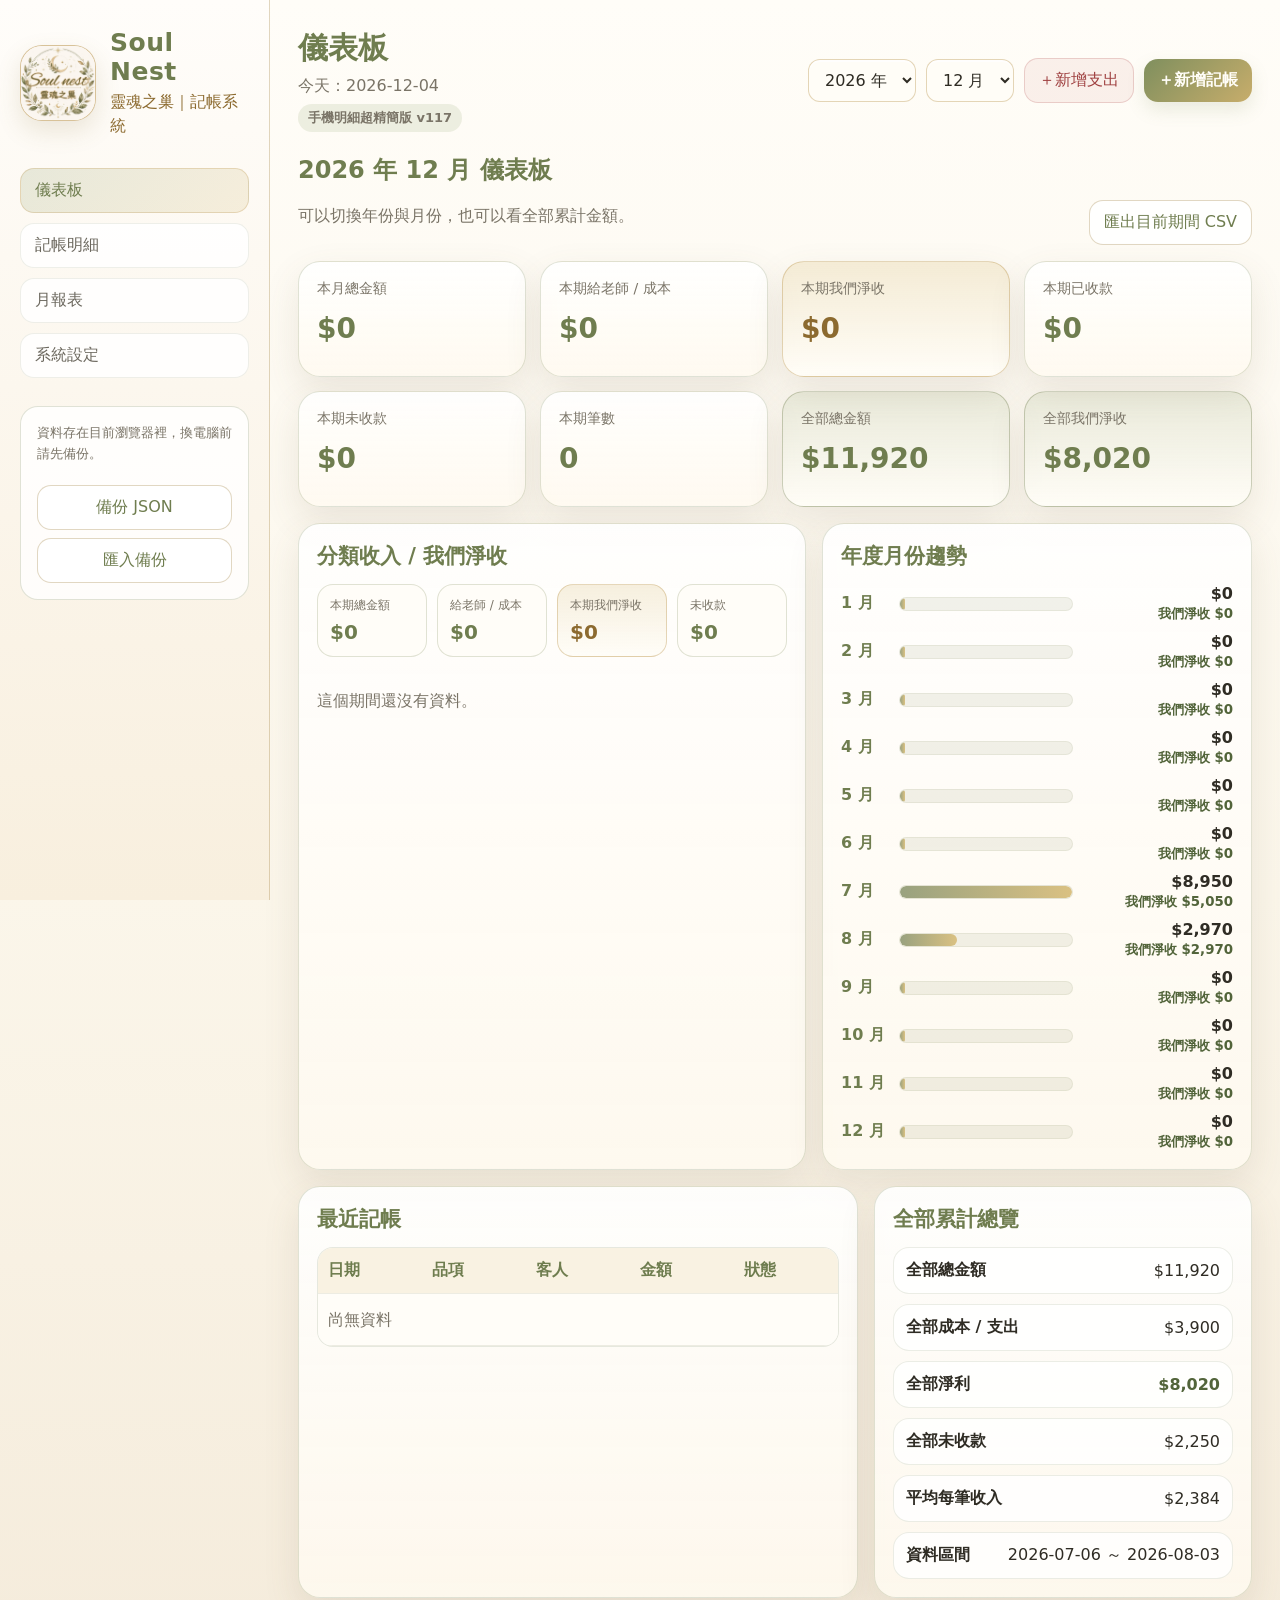
<file: index.html>
<!doctype html>
<html lang="zh-Hant">
<head>
  <meta charset="utf-8" />
  <meta name="viewport" content="width=device-width, initial-scale=1" />
  <title>Soul Nest 記帳系統</title>
  <link rel="icon" type="image/jpeg" href="assets/logo.jpg" />
  <style>
:root {
  --bg: #fbf6ea;
  --bg-2: #f2ead9;
  --panel: #fffdf7;
  --panel-2: #f8f0df;
  --line: rgba(116, 126, 80, .22);
  --line-strong: rgba(163, 132, 65, .32);
  --gold: #b9934d;
  --gold-2: #8c6a2f;
  --green: #6f7d4f;
  --green-2: #8fa06d;
  --text: #2f2c24;
  --muted: #7a7467;
  --red: #b85b5b;
  --cream: #fff7de;
  --shadow: 0 14px 36px rgba(104, 91, 62, .12);
  font-family: "Noto Sans TC", "Microsoft JhengHei", system-ui, sans-serif;
}
* { box-sizing: border-box; }
body {
  margin: 0;
  min-height: 100vh;
  background:
    radial-gradient(circle at top left, rgba(216, 189, 122, .26), transparent 32%),
    radial-gradient(circle at top right, rgba(143, 160, 109, .20), transparent 30%),
    linear-gradient(180deg, #fffaf0 0%, var(--bg) 52%, #f6eddd 100%);
  color: var(--text);
}
button, input, select, textarea { font: inherit; }
button { cursor: pointer; }
.app-shell { display: flex; min-height: 100vh; }
.sidebar {
  width: 270px;
  padding: 28px 20px;
  background:
    linear-gradient(180deg, rgba(255, 253, 247, .96), rgba(248, 240, 223, .92)),
    radial-gradient(circle at 50% 0%, rgba(216, 189, 122, .18), transparent 38%);
  border-right: 1px solid var(--line-strong);
  position: sticky;
  top: 0;
  height: 100vh;
}
.brand { display: flex; gap: 14px; align-items: center; margin-bottom: 30px; }
.brand-logo {
  width: 76px; height: 76px; object-fit: cover; border-radius: 22px;
  border: 1px solid rgba(185, 147, 77, .55); background: #fffdf7;
  box-shadow: 0 10px 24px rgba(139, 116, 65, .16); flex-shrink: 0;
}
.brand h1 { margin: 0; font-size: 25px; letter-spacing: .5px; color: var(--green); }
.brand p { margin: 4px 0 0; color: var(--gold-2); line-height: 1.5; }
nav { display: grid; gap: 10px; }
.nav-btn, .soft-btn, .primary-btn, .danger-btn, .danger-soft-btn, .icon-btn {
  border: 0; border-radius: 14px; padding: 11px 14px; color: var(--text);
}
.nav-btn {
  width: 100%; text-align: left; background: rgba(255, 255, 255, .62); color: #6c685e;
  border: 1px solid rgba(116, 126, 80, .12);
}
.nav-btn.active, .nav-btn:hover {
  background: linear-gradient(135deg, rgba(143, 160, 109, .20), rgba(216, 189, 122, .20));
  color: var(--green); border-color: rgba(185, 147, 77, .28);
}
.backup-box {
  margin-top: 28px; padding: 16px; background: rgba(255, 255, 255, .68);
  border: 1px solid var(--line); border-radius: 18px;
}
.backup-box p { margin: 0 0 12px; color: var(--muted); font-size: 13px; line-height: 1.6; }
.backup-box .soft-btn { width: 100%; margin-top: 8px; text-align: center; }
main { flex: 1; padding: 28px; max-width: 1480px; margin: 0 auto; width: 100%; }
.topbar { display: flex; justify-content: space-between; gap: 18px; align-items: center; margin-bottom: 22px; }
.topbar h2 { margin: 0; font-size: 30px; color: var(--green); }
.topbar p { margin: 7px 0 0; color: var(--muted); }
.top-actions, .filters { display: flex; gap: 10px; align-items: center; flex-wrap: wrap; }
input, select, textarea {
  background: #fffdf7; color: var(--text); border: 1px solid rgba(185, 147, 77, .38);
  border-radius: 12px; padding: 10px 12px; outline: none; box-shadow: 0 2px 0 rgba(255, 255, 255, .8) inset;
}
input:focus, select:focus, textarea:focus { border-color: rgba(111, 125, 79, .65); box-shadow: 0 0 0 3px rgba(143, 160, 109, .18); }
textarea { resize: vertical; }
.primary-btn { background: linear-gradient(135deg, #7f8f5e, #c7ad6b); color: #fffdf7; font-weight: 700; box-shadow: 0 8px 18px rgba(127, 143, 94, .16); }
.soft-btn { background: rgba(255, 255, 255, .68); border: 1px solid var(--line-strong); color: var(--green); }
.danger-btn { background: #b85b5b; color: #fff; }
.danger-soft-btn { background: rgba(184, 91, 91, .09); color: #9f4040; border: 1px solid rgba(184, 91, 91, .22); }
.icon-btn { background: transparent; color: var(--muted); font-size: 26px; padding: 0 4px; }
.file-btn { display: inline-block; }
.page { display: none; }
.page.active { display: block; }
.cards { display: grid; grid-template-columns: repeat(4, minmax(170px, 1fr)); gap: 14px; margin-bottom: 16px; }
.card, .panel { background: linear-gradient(180deg, rgba(255, 255, 255, .88), rgba(255, 250, 240, .82)); border: 1px solid var(--line); border-radius: 22px; box-shadow: var(--shadow); }
.card { padding: 18px; min-height: 116px; }
.card span { display: block; color: var(--muted); font-size: 14px; margin-bottom: 14px; }
.card strong { font-size: 28px; color: var(--green); }
.card.highlight { background: linear-gradient(180deg, rgba(216, 189, 122, .25), rgba(255, 253, 247, .92)); border-color: rgba(185, 147, 77, .38); }
.card.highlight strong { color: var(--gold-2); }
.card.total-card { border-color: rgba(111, 125, 79, .35); background: linear-gradient(180deg, rgba(143, 160, 109, .18), rgba(255, 253, 247, .90)); }
.grid-two { display: grid; grid-template-columns: 1fr 1fr; gap: 16px; }
.top-gap { margin-top: 16px; }
.dashboard-title { display: flex; justify-content: space-between; align-items: flex-end; gap: 14px; margin: 0 0 16px; }
.dashboard-title h3 { margin: 0 0 6px; font-size: 24px; color: var(--green); }
.panel { padding: 18px; }
.panel h3 { margin: 0 0 14px; font-size: 21px; color: var(--green); }
.panel-head { display: flex; justify-content: space-between; align-items: center; gap: 12px; margin-bottom: 14px; }
.panel-head h3 { margin: 0; }
.panel-head.wrap { flex-wrap: wrap; }
.table-wrap { overflow: auto; border-radius: 16px; border: 1px solid rgba(116, 126, 80, .18); background: rgba(255, 255, 255, .55); }
table { width: 100%; border-collapse: collapse; min-width: 900px; background: rgba(255, 253, 247, .74); }
th, td { padding: 12px 10px; border-bottom: 1px solid rgba(116, 126, 80, .13); text-align: left; white-space: nowrap; }
th { color: var(--green); background: rgba(216, 189, 122, .17); position: sticky; top: 0; z-index: 1; }
td { color: var(--text); }
tr:hover td { background: rgba(143, 160, 109, .08); }
.table-wrap.mini table { min-width: 520px; }
.badge { display: inline-flex; border-radius: 999px; padding: 5px 9px; font-size: 13px; border: 1px solid rgba(116, 126, 80, .18); }
.badge.paid { background: rgba(143, 160, 109, .18); color: #52643a; }
.badge.unpaid { background: rgba(184, 91, 91, .10); color: #9f4040; }
.summary-list { display: grid; gap: 10px; }
.summary-item { display: grid; grid-template-columns: 1fr auto; gap: 8px; align-items: center; padding: 12px; border: 1px solid rgba(116, 126, 80, .14); border-radius: 16px; background: rgba(255, 253, 247, .70); }
.summary-number { text-align: right; }
.summary-list.compact .summary-item { grid-template-columns: 1fr auto; }
.summary-item small { color: var(--muted); display: block; margin-top: 4px; }
.trend-list { display: grid; gap: 9px; }
.trend-row { display: grid; grid-template-columns: 48px 1fr 150px; gap: 10px; align-items: center; }
.trend-label { color: var(--green); font-weight: 700; }
.trend-bar-wrap { height: 14px; overflow: hidden; border-radius: 999px; background: rgba(116, 126, 80, .10); border: 1px solid rgba(116, 126, 80, .10); }
.trend-bar { height: 100%; border-radius: 999px; background: linear-gradient(90deg, rgba(111, 125, 79, .68), rgba(216, 189, 122, .92)); }
.trend-money { text-align: right; }
.trend-money small { display: block; margin-top: 2px; }
.row-actions { display: flex; gap: 8px; justify-content: flex-end; }
.tiny-btn { border: 0; border-radius: 10px; padding: 7px 9px; background: rgba(143, 160, 109, .14); color: var(--green); }
.inline-form { display: grid; grid-template-columns: 1.5fr 1fr 110px 110px auto; gap: 10px; margin: 16px 0; }
.settings-list { display: grid; gap: 10px; }
.setting-item { display: grid; grid-template-columns: 1fr auto auto auto; gap: 10px; align-items: center; padding: 12px; border: 1px solid rgba(116, 126, 80, .14); border-radius: 16px; background: rgba(255, 253, 247, .72); }
.muted { color: var(--muted); line-height: 1.7; }
dialog { border: 0; padding: 0; background: transparent; width: min(820px, calc(100vw - 24px)); color: var(--text); }
dialog::backdrop { background: rgba(76, 67, 48, .36); backdrop-filter: blur(4px); }
.modal-card { background: var(--panel); border: 1px solid var(--line-strong); border-radius: 24px; padding: 22px; box-shadow: 0 22px 50px rgba(104, 91, 62, .20); }
.modal-head { display: flex; justify-content: space-between; align-items: center; margin-bottom: 14px; }
.modal-head h3 { margin: 0; font-size: 24px; color: var(--green); }
.form-grid { display: grid; grid-template-columns: repeat(3, 1fr); gap: 12px; }
.form-grid label { display: grid; gap: 7px; color: var(--green); font-size: 14px; font-weight: 700; }
.form-grid .wide { grid-column: span 3; }
.form-grid input, .form-grid select, .form-grid textarea { width: 100%; }
.modal-total { display: flex; justify-content: flex-end; gap: 18px; padding: 14px 0; color: var(--muted); }
.modal-total strong { color: var(--gold-2); }
.modal-actions { display: flex; justify-content: space-between; align-items: center; }
.hidden { display: none !important; }
.profit-pos { color: #52643a; font-weight: 700; }
.profit-neg { color: #b85b5b; font-weight: 700; }
.column-settings-head, .column-setting-item { display: grid; grid-template-columns: 90px minmax(180px, 1fr) 150px; gap: 12px; align-items: center; }
.column-settings-head { margin: 14px 0 8px; color: var(--gold-2); font-size: 13px; font-weight: 700; padding: 0 4px; }
.column-settings-list { display: grid; gap: 10px; }
.column-setting-item { background: rgba(255, 253, 247, .74); border: 1px solid var(--line); border-radius: 14px; padding: 10px; }
.check-line { display: flex; gap: 8px; align-items: center; color: var(--text); }
.column-setting-item input[type="text"] { width: 100%; border: 1px solid var(--line); border-radius: 12px; background: #fffdf7; color: var(--text); padding: 10px 12px; }
.column-buttons { display: flex; gap: 6px; justify-content: flex-end; }
.column-buttons .tiny-btn:disabled { opacity: .35; cursor: not-allowed; }
@media (max-width: 1100px) { .cards { grid-template-columns: repeat(2, 1fr); } .grid-two { grid-template-columns: 1fr; } }
@media (max-width: 820px) {
  .app-shell { display: block; }
  .sidebar { position: static; width: 100%; height: auto; }
  nav { grid-template-columns: repeat(2, 1fr); }
  main { padding: 18px; }
  .topbar { align-items: stretch; flex-direction: column; }
  .cards { grid-template-columns: repeat(2, 1fr); }
  .dashboard-title { align-items: stretch; flex-direction: column; }
  .trend-row { grid-template-columns: 42px 1fr; }
  .trend-money { grid-column: 2; text-align: left; }
  .inline-form { grid-template-columns: 1fr; }
  .form-grid { grid-template-columns: 1fr; }
  .form-grid .wide { grid-column: span 1; }
  .modal-total { flex-direction: column; gap: 6px; align-items: flex-end; }
  .brand-logo { width: 64px; height: 64px; }
}
@media (max-width: 720px) { .column-settings-head { display: none; } .column-setting-item { grid-template-columns: 1fr; } .column-buttons { justify-content: flex-start; } }
@media (max-width: 540px) { .cards { grid-template-columns: 1fr; } .top-actions > *, .filters > * { width: 100%; } }
@media print {
  .sidebar, .top-actions, .filters, .row-actions, dialog { display: none !important; }
  body { background: white; color: black; }
  main { padding: 0; }
  .panel, .card { box-shadow: none; border: 1px solid #ccc; color: black; background: white; }
  th, td { color: black; border-bottom: 1px solid #ddd; }
}


.custom-column-form {
  grid-template-columns: minmax(240px, 1fr) auto;
  margin-top: 16px;
}

.custom-fields {
  display: grid;
  grid-template-columns: repeat(3, 1fr);
  gap: 12px;
  padding: 12px;
  border: 1px dashed var(--line);
  border-radius: 16px;
  background: rgba(255,255,255,.70);
}

.custom-fields-title {
  grid-column: 1 / -1;
  color: var(--gold-2);
  font-weight: 700;
}

.danger-mini {
  background: rgba(255, 143, 143, .14) !important;
  color: #ffd3d3 !important;
}

@media (max-width: 820px) {
  .custom-column-form {
    grid-template-columns: 1fr;
  }
  .custom-fields {
    grid-template-columns: 1fr;
  }
}


.group-hint {
  margin: 0 0 12px;
}

.group-row td {
  background: rgba(216, 189, 122, .16) !important;
  border-top: 1px solid rgba(216, 189, 122, .32);
  border-bottom: 1px solid rgba(216, 189, 122, .32);
}

.group-row-inner {
  display: flex;
  justify-content: space-between;
  gap: 12px;
  align-items: center;
  color: var(--gold-2);
}

.group-row-inner strong {
  font-size: 16px;
}

.group-row-inner span {
  color: var(--muted);
  font-size: 13px;
}

@media (max-width: 720px) {
  .group-row-inner {
    align-items: flex-start;
    flex-direction: column;
  }
}


.split-hint {
  margin: 8px 0 14px;
}

.split-setting-item {
  grid-template-columns: minmax(180px, 1.25fr) minmax(130px, .9fr) minmax(140px, .8fr) minmax(150px, .8fr) 120px auto;
}

.split-setting-item input,
.split-setting-item select {
  width: 100%;
}

.split-setting-item label {
  display: grid;
  gap: 5px;
  color: var(--muted);
  font-size: 12px;
}

.split-setting-item label span,
.split-profit small {
  color: var(--muted);
}

.split-profit {
  display: grid;
  gap: 5px;
  align-content: center;
}

@media (max-width: 1100px) {
  .split-setting-item {
    grid-template-columns: 1fr 1fr;
  }
}


/* 品項設定：美化＋可直接修改 */
.item-add-form {
  display: grid;
  grid-template-columns: minmax(220px, 1.4fr) minmax(130px, .9fr) minmax(130px, .75fr) minmax(130px, .75fr) auto;
  gap: 10px;
  margin: 16px 0 8px;
}

.item-settings-grid {
  display: grid;
  gap: 16px;
  margin-top: 16px;
}

.item-category-block {
  border: 1px solid var(--line);
  border-radius: 20px;
  overflow: hidden;
  background: rgba(255,255,255,.78);
}

.item-category-head {
  display: flex;
  justify-content: space-between;
  gap: 12px;
  align-items: center;
  padding: 14px 16px;
  background: linear-gradient(135deg, rgba(216,189,122,.20), rgba(156,207,154,.10));
  border-bottom: 1px solid var(--line);
}

.item-category-head strong {
  color: var(--gold-2);
  font-size: 18px;
}

.item-category-head small,
.item-category-head span {
  color: var(--muted);
  font-size: 13px;
}

.item-category-head small {
  display: block;
  margin-top: 3px;
}

.item-edit-table {
  display: grid;
  gap: 0;
}

.item-edit-head,
.item-edit-row {
  display: grid;
  grid-template-columns: minmax(180px, 1.35fr) minmax(130px, .85fr) minmax(125px, .75fr) minmax(125px, .75fr) minmax(110px, .65fr) minmax(120px, auto);
  gap: 10px;
  align-items: center;
}

.item-edit-head {
  padding: 12px 14px;
  color: var(--gold-2);
  font-size: 13px;
  font-weight: 700;
  background: rgba(216,189,122,.10);
}

.item-edit-row {
  padding: 12px 14px;
  border-top: 1px solid rgba(255,255,255,.08);
}

.item-edit-row:hover {
  background: rgba(255,255,255,.70);
}

.item-edit-row input,
.item-edit-row select {
  width: 100%;
  min-width: 0;
}

.money-input {
  display: flex;
  align-items: center;
  gap: 6px;
  border: 1px solid rgba(216,189,122,.35);
  border-radius: 12px;
  padding: 0 10px;
  background: #fdf8eb;
}

.money-input span {
  color: #6f6a5f;
  font-weight: 700;
}

.money-input input {
  border: 0;
  box-shadow: none;
  background: transparent;
  padding-left: 0;
}

.item-profit-pill {
  border-radius: 999px;
  padding: 9px 12px;
  text-align: center;
  font-weight: 800;
  white-space: nowrap;
}

.item-profit-pill.profit-good {
  background: rgba(156,207,154,.20);
  color: #52643a;
  border: 1px solid rgba(156,207,154,.28);
}

.item-profit-pill.profit-bad {
  background: rgba(255,143,143,.12);
  color: #9f4040;
  border: 1px solid rgba(255,143,143,.28);
}

.item-actions {
  display: flex;
  justify-content: flex-end;
  gap: 8px;
}

@media (max-width: 1100px) {
  .item-add-form {
    grid-template-columns: 1fr 1fr;
  }

  .item-edit-head {
    display: none;
  }

  .item-edit-row {
    grid-template-columns: 1fr 1fr;
    border-top: 1px solid var(--line);
  }

  .item-profit-pill,
  .item-actions {
    grid-column: span 2;
  }
}

@media (max-width: 620px) {
  .item-add-form,
  .item-edit-row {
    grid-template-columns: 1fr;
  }

  .item-profit-pill,
  .item-actions {
    grid-column: span 1;
  }

  .item-actions {
    justify-content: flex-start;
  }
}


/* 全亮色奶油白版加強 */
body{background:linear-gradient(180deg,#fffdf8 0%,#fbf6ea 55%,#f5ecdc 100%);}
.sidebar{background:linear-gradient(180deg,#fffdfa 0%,#f8efde 100%);}
.table-wrap, .item-category-block, .backup-box, .summary-item, .setting-item, .column-setting-item, .item-edit-row {background: rgba(255,255,255,.82);}
.item-edit-head{background: rgba(216,189,122,.14);}
.group-row td{background: rgba(216,189,122,.14) !important;}
.nav-btn{background: rgba(255,255,255,.86);}
.soft-btn{background: rgba(255,255,255,.90);}
.tiny-btn{background: rgba(143,160,109,.16); color: var(--green);}
.records-table tbody tr:nth-child(even) td{background: rgba(255,255,255,.55);}
.records-table tbody tr:hover td{background: rgba(143,160,109,.10);}
.modal-card{background: #fffdf8;}


/* 系統設定展開 / 收合 */
.settings-collapse-card { overflow: hidden; }
.settings-collapse-head {
  display: flex;
  justify-content: space-between;
  align-items: center;
  gap: 14px;
}
.settings-collapse-head h3 { margin: 0 0 6px; }
.settings-collapse-body { margin-top: 16px; }
.settings-toggle-btn {
  display: inline-flex;
  align-items: center;
  gap: 8px;
  min-width: 94px;
  justify-content: center;
}
.settings-toggle-icon { font-size: 16px; line-height: 1; }
.inner-settings-head { margin-bottom: 12px; }
.inner-settings-head .muted { margin: 0; flex: 1; }
@media (max-width: 720px) {
  .settings-collapse-head, .inner-settings-head {
    flex-direction: column;
    align-items: stretch;
  }
  .settings-toggle-btn { width: 100%; }
}


/* 選項設定：付款方式 / 負責人 */
.options-grid {
  display: grid;
  grid-template-columns: 1fr 1fr;
  gap: 16px;
}

.option-box {
  border: 1px solid var(--line);
  border-radius: 18px;
  padding: 16px;
  background: rgba(255,255,255,.82);
}

.option-box h4 {
  margin: 0 0 12px;
  color: var(--green);
  font-size: 18px;
}

.option-add-form {
  display: grid;
  grid-template-columns: 1fr auto;
  gap: 10px;
  margin-bottom: 12px;
}

.option-list {
  display: grid;
  gap: 10px;
}

.option-item {
  display: grid;
  grid-template-columns: minmax(160px, 1fr) auto;
  gap: 10px;
  align-items: center;
  padding: 10px;
  border: 1px solid rgba(116, 126, 80, .14);
  border-radius: 14px;
  background: rgba(255, 253, 247, .82);
}

.option-item input {
  width: 100%;
}

.option-actions {
  display: flex;
  gap: 6px;
  justify-content: flex-end;
}

.option-actions .tiny-btn:disabled {
  opacity: .35;
  cursor: not-allowed;
}

@media (max-width: 920px) {
  .options-grid {
    grid-template-columns: 1fr;
  }

  .option-add-form,
  .option-item {
    grid-template-columns: 1fr;
  }

  .option-actions {
    justify-content: flex-start;
    flex-wrap: wrap;
  }
}

  
/* 記帳明細上方統計 */
.record-summary-cards {
  display: grid;
  grid-template-columns: repeat(5, minmax(130px, 1fr));
  gap: 12px;
  margin: 14px 0 12px;
}

.record-summary-card {
  padding: 14px 16px;
  border: 1px solid var(--line);
  border-radius: 18px;
  background: rgba(255, 253, 247, .86);
  box-shadow: 0 10px 24px rgba(104, 91, 62, .08);
}

.record-summary-card span {
  display: block;
  color: var(--muted);
  font-size: 13px;
  margin-bottom: 8px;
}

.record-summary-card strong {
  color: var(--green);
  font-size: 22px;
}

.record-summary-card.highlight {
  background: linear-gradient(180deg, rgba(216, 189, 122, .23), rgba(255, 253, 247, .88));
  border-color: rgba(185, 147, 77, .36);
}

.record-summary-card.highlight strong {
  color: var(--gold-2);
}

@media (max-width: 1100px) {
  .record-summary-cards {
    grid-template-columns: repeat(2, 1fr);
  }
}

@media (max-width: 560px) {
  .record-summary-cards {
    grid-template-columns: 1fr;
  }
}

  
/* 負責人不指定顯示 */
#ownerInput option[value=""] {
  color: var(--muted);
}

  
/* 分類區塊上方總計 */
.category-panel-summary {
  display: grid;
  grid-template-columns: repeat(4, minmax(110px, 1fr));
  gap: 10px;
  margin: 0 0 14px;
}

.category-total-card {
  border: 1px solid var(--line);
  border-radius: 16px;
  padding: 12px;
  background: rgba(255, 253, 247, .84);
}

.category-total-card span {
  display: block;
  color: var(--muted);
  font-size: 12px;
  margin-bottom: 6px;
}

.category-total-card strong {
  color: var(--green);
  font-size: 20px;
}

.category-total-card.highlight {
  background: linear-gradient(180deg, rgba(216, 189, 122, .23), rgba(255, 253, 247, .88));
  border-color: rgba(185, 147, 77, .36);
}

.category-total-card.highlight strong {
  color: var(--gold-2);
}

@media (max-width: 900px) {
  .category-panel-summary {
    grid-template-columns: repeat(2, 1fr);
  }
}

@media (max-width: 520px) {
  .category-panel-summary {
    grid-template-columns: 1fr;
  }
}

  
/* 新增支出按鈕 */
.expense-btn {
  border-color: rgba(184, 91, 91, .24);
  color: #9f4040;
  background: rgba(184, 91, 91, .08);
}

.expense-btn:hover {
  background: rgba(184, 91, 91, .13);
}

  
/* 收入 / 支出切換 */
.record-type-tabs {
  display: inline-flex;
  gap: 6px;
  padding: 5px;
  margin-top: 10px;
  border: 1px solid var(--line);
  border-radius: 999px;
  background: rgba(255, 253, 247, .82);
}

.record-type-btn {
  border: 0;
  border-radius: 999px;
  padding: 8px 14px;
  background: transparent;
  color: var(--muted);
  font-weight: 700;
}

.record-type-btn.active {
  background: linear-gradient(135deg, rgba(143, 160, 109, .22), rgba(216, 189, 122, .22));
  color: var(--green);
  box-shadow: 0 4px 12px rgba(104, 91, 62, .08);
}

@media (max-width: 720px) {
  .record-type-tabs {
    display: grid;
    grid-template-columns: 1fr;
    border-radius: 18px;
    width: 100%;
  }

  .record-type-btn {
    width: 100%;
  }
}

  
/* 版本標示 */
.version-badge {
  display: inline-block;
  margin-top: 8px;
  padding: 5px 10px;
  border-radius: 999px;
  background: rgba(143, 160, 109, .16);
  color: var(--green);
  font-size: 13px;
  font-weight: 700;
}

  
/* 欄位刪除按鈕 */
.column-buttons .danger-mini,
.option-actions .danger-mini,
.item-actions .danger-mini {
  color: #9f4040 !important;
  background: rgba(184, 91, 91, .10) !important;
  border: 1px solid rgba(184, 91, 91, .18);
}

  
/* 欄位刪除明顯版 */
.column-delete-btn {
  color: #9f4040 !important;
  background: rgba(184, 91, 91, .12) !important;
  border: 1px solid rgba(184, 91, 91, .28) !important;
  font-weight: 800;
}

.column-buttons {
  gap: 8px;
  flex-wrap: wrap;
}

.version-badge {
  display: inline-block;
  margin-top: 8px;
  padding: 5px 10px;
  border-radius: 999px;
  background: rgba(143, 160, 109, .16);
  color: var(--green);
  font-size: 13px;
  font-weight: 700;
}

  
/* 新增 / 編輯表單同步欄位設定 */
.form-grid [data-form-field].hidden {
  display: none !important;
}

  
/* 欄位設定同步所有表單與預覽 */
.modal-total [data-summary-field].hidden {
  display: none !important;
}

  
/* 資料庫同步設定 */
.db-status-card {
  display: grid;
  gap: 4px;
  padding: 14px 16px;
  border: 1px solid var(--line);
  border-radius: 16px;
  background: rgba(255, 253, 247, .86);
  margin-bottom: 14px;
}

.db-status-card strong {
  color: var(--green);
}

.db-status-card small {
  color: var(--muted);
}

.db-form-grid {
  display: grid;
  grid-template-columns: 1.1fr 1.4fr .8fr;
  gap: 12px;
}

.db-form-grid label {
  display: grid;
  gap: 7px;
  color: var(--green);
  font-size: 14px;
  font-weight: 700;
}

.db-actions {
  display: flex;
  flex-wrap: wrap;
  gap: 10px;
  margin: 14px 0;
}

.db-help {
  border: 1px dashed var(--line);
  border-radius: 16px;
  padding: 12px 14px;
  background: rgba(255,255,255,.62);
}

.db-help summary {
  cursor: pointer;
  color: var(--gold-2);
  font-weight: 800;
}

.db-help pre {
  overflow: auto;
  white-space: pre-wrap;
  background: #fffdf7;
  border: 1px solid rgba(185,147,77,.22);
  border-radius: 12px;
  padding: 12px;
  color: #2f2c24;
  font-size: 13px;
}

@media (max-width: 920px) {
  .db-form-grid {
    grid-template-columns: 1fr;
  }
}

  
/* 手機版畫面優化 v114 */
@media (max-width: 760px) {
  body {
    background: #fbf6ea;
  }

  .app-shell {
    display: block;
  }

  .sidebar {
    width: 100%;
    height: auto;
    position: sticky;
    top: 0;
    z-index: 20;
    padding: 12px;
    border-right: 0;
    border-bottom: 1px solid var(--line);
    box-shadow: 0 8px 22px rgba(104, 91, 62, .08);
  }

  .brand {
    margin-bottom: 12px;
    gap: 10px;
  }

  .brand-logo {
    width: 52px;
    height: 52px;
    border-radius: 16px;
  }

  .brand h1 {
    font-size: 20px;
  }

  .brand p {
    font-size: 13px;
    line-height: 1.35;
  }

  nav {
    display: grid;
    grid-template-columns: repeat(4, 1fr);
    gap: 6px;
  }

  .nav-btn {
    text-align: center;
    padding: 9px 6px;
    border-radius: 12px;
    font-size: 13px;
  }

  .backup-box {
    display: none;
  }

  main {
    padding: 14px;
  }

  .topbar {
    gap: 12px;
    margin-bottom: 14px;
  }

  .topbar h2 {
    font-size: 24px;
  }

  .topbar p {
    font-size: 13px;
  }

  .top-actions {
    display: grid;
    grid-template-columns: 1fr 1fr;
    gap: 8px;
    width: 100%;
  }

  .top-actions select,
  .top-actions button {
    width: 100%;
    min-height: 44px;
  }

  .top-actions .primary-btn,
  .top-actions .expense-btn {
    grid-column: span 2;
  }

  .panel {
    padding: 14px;
    border-radius: 18px;
  }

  .panel-head.wrap {
    align-items: stretch;
    flex-direction: column;
  }

  .filters {
    display: grid;
    grid-template-columns: 1fr;
    width: 100%;
    gap: 8px;
  }

  .filters input,
  .filters select,
  .filters button {
    width: 100%;
    min-height: 44px;
  }

  .record-summary-cards,
  .cards,
  .category-panel-summary {
    grid-template-columns: 1fr 1fr;
    gap: 10px;
  }

  .record-summary-card,
  .card,
  .category-total-card {
    padding: 12px;
    border-radius: 16px;
  }

  .record-summary-card strong,
  .card strong,
  .category-total-card strong {
    font-size: 20px;
  }

  .record-type-tabs {
    width: 100%;
    display: grid;
    grid-template-columns: repeat(3, 1fr);
    border-radius: 16px;
  }

  .record-type-btn {
    padding: 9px 6px;
    font-size: 13px;
  }

  .table-wrap {
    border: 0;
    background: transparent;
    overflow: visible;
  }

  table.records-table {
    min-width: 0;
    background: transparent;
  }

  .records-table thead {
    display: none;
  }

  .records-table tbody,
  .records-table tr,
  .records-table td {
    display: block;
    width: 100%;
  }

  .records-table tr {
    margin-bottom: 12px;
    border: 1px solid var(--line);
    border-radius: 18px;
    background: rgba(255, 253, 247, .92);
    overflow: hidden;
    box-shadow: 0 8px 18px rgba(104, 91, 62, .07);
  }

  .records-table td {
    white-space: normal;
    border-bottom: 1px solid rgba(116, 126, 80, .10);
    padding: 10px 12px;
  }

  .records-table td::before {
    content: attr(data-label);
    display: block;
    color: var(--muted);
    font-size: 12px;
    margin-bottom: 4px;
    font-weight: 700;
  }

  .records-table .row-actions {
    display: block;
    text-align: right;
    border-bottom: 0;
  }

  .records-table .row-actions .tiny-btn {
    width: 100%;
    min-height: 40px;
  }

  .records-table .group-row {
    background: rgba(216, 189, 122, .16);
    box-shadow: none;
    border-color: rgba(216, 189, 122, .30);
  }

  .records-table .group-row td {
    padding: 12px;
  }

  .records-table .group-row td::before {
    display: none;
  }

  .group-row-inner {
    gap: 8px;
  }

  .group-row-inner strong {
    font-size: 15px;
  }

  .group-row-inner span {
    font-size: 12px;
    line-height: 1.6;
  }

  dialog {
    width: 100vw;
    max-width: 100vw;
  }

  .modal-card {
    width: calc(100vw - 18px);
    max-height: calc(100vh - 18px);
    overflow: auto;
    margin: 9px auto;
    padding: 18px;
    border-radius: 22px;
  }

  .modal-head h3 {
    font-size: 22px;
  }

  .form-grid {
    grid-template-columns: 1fr;
    gap: 10px;
  }

  .form-grid .wide {
    grid-column: span 1;
  }

  .modal-total {
    align-items: stretch;
    text-align: right;
  }

  .modal-actions {
    gap: 10px;
    flex-direction: column-reverse;
  }

  .modal-actions button {
    width: 100%;
    min-height: 44px;
  }

  .item-add-form,
  .custom-column-form,
  .option-add-form,
  .db-form-grid {
    grid-template-columns: 1fr;
  }

  .settings-collapse-head {
    align-items: stretch;
  }

  .settings-toggle-btn {
    width: 100%;
    min-height: 44px;
  }

  .item-edit-row,
  .column-setting-item,
  .option-item {
    grid-template-columns: 1fr;
  }

  .column-buttons,
  .option-actions,
  .item-actions {
    justify-content: stretch;
    display: grid;
    grid-template-columns: repeat(3, 1fr);
  }

  .column-buttons button,
  .option-actions button,
  .item-actions button {
    width: 100%;
  }
}

@media (max-width: 420px) {
  nav {
    grid-template-columns: repeat(2, 1fr);
  }

  .record-summary-cards,
  .cards,
  .category-panel-summary {
    grid-template-columns: 1fr;
  }

  .top-actions {
    grid-template-columns: 1fr;
  }

  .top-actions .primary-btn,
  .top-actions .expense-btn {
    grid-column: span 1;
  }
}

  
/* 手機 App 底部選單 v115 */
.mobile-bottom-nav {
  display: none;
}

@media (max-width: 760px) {
  .mobile-bottom-nav {
    position: fixed;
    left: 10px;
    right: 10px;
    bottom: 10px;
    z-index: 40;
    display: grid;
    grid-template-columns: repeat(4, 1fr);
    gap: 6px;
    padding: 8px;
    border: 1px solid rgba(185, 147, 77, .24);
    border-radius: 24px;
    background: rgba(255, 253, 247, .96);
    box-shadow: 0 12px 34px rgba(104, 91, 62, .20);
    backdrop-filter: blur(10px);
  }

  .mobile-tab-btn {
    border: 0;
    border-radius: 18px;
    padding: 8px 4px;
    background: transparent;
    color: var(--muted);
    display: grid;
    gap: 3px;
    place-items: center;
    min-height: 54px;
  }

  .mobile-tab-btn span {
    font-size: 20px;
    line-height: 1;
  }

  .mobile-tab-btn small {
    font-size: 12px;
    font-weight: 800;
  }

  .mobile-tab-btn.active {
    color: var(--green);
    background: linear-gradient(135deg, rgba(143, 160, 109, .20), rgba(216, 189, 122, .22));
  }

  main {
    padding-bottom: 98px;
  }

  .sidebar nav {
    display: none;
  }
}

  
/* 手機明細精簡版 v116 */
@media (max-width: 760px) {
  .records-table tr:not(.group-row) td[data-field] {
    display: none;
  }

  .records-table tr:not(.group-row) td[data-field="date"],
  .records-table tr:not(.group-row) td[data-field="item"],
  .records-table tr:not(.group-row) td[data-field="customer"],
  .records-table tr:not(.group-row) td[data-field="paymentStatus"],
  .records-table tr:not(.group-row) td[data-field="amount"],
  .records-table tr:not(.group-row) td[data-field="profit"] {
    display: block;
  }

  .records-table tr:not(.group-row) td[data-field="item"] {
    font-size: 17px;
    font-weight: 800;
    color: var(--green);
    background: rgba(216, 189, 122, .10);
  }

  .records-table tr:not(.group-row) td[data-field="item"]::before {
    display: none;
  }

  .records-table tr:not(.group-row) td[data-field="amount"],
  .records-table tr:not(.group-row) td[data-field="profit"] {
    display: grid;
    grid-template-columns: 1fr auto;
    gap: 8px;
    align-items: center;
  }

  .records-table tr:not(.group-row) td[data-field="amount"]::before,
  .records-table tr:not(.group-row) td[data-field="profit"]::before {
    margin: 0;
  }

  .db-share-note {
    font-size: 13px;
    line-height: 1.7;
    padding: 10px 12px;
    border-radius: 14px;
    background: rgba(216, 189, 122, .12);
  }
}

  
/* 手機明細超精簡版 v117 */
@media (max-width: 760px) {
  .records-table tr:not(.group-row) {
    display: grid !important;
    grid-template-columns: 1fr auto;
    gap: 6px 10px;
    padding: 12px 14px;
    margin-bottom: 10px;
    border-radius: 16px;
  }

  .records-table tr:not(.group-row) td {
    width: auto !important;
    padding: 0 !important;
    border-bottom: 0 !important;
    background: transparent !important;
  }

  .records-table tr:not(.group-row) td::before {
    display: none !important;
  }

  .records-table tr:not(.group-row) td[data-field] {
    display: none !important;
  }

  .records-table tr:not(.group-row) td[data-field="item"],
  .records-table tr:not(.group-row) td[data-field="date"],
  .records-table tr:not(.group-row) td[data-field="paymentStatus"],
  .records-table tr:not(.group-row) td[data-field="amount"],
  .records-table tr:not(.group-row) td[data-field="profit"] {
    display: block !important;
  }

  .records-table tr:not(.group-row) td[data-field="item"] {
    grid-column: 1 / -1;
    font-size: 16px;
    line-height: 1.35;
    font-weight: 900;
    color: var(--green);
    margin-bottom: 2px;
  }

  .records-table tr:not(.group-row) td[data-field="date"] {
    grid-column: 1 / 2;
    color: var(--muted);
    font-size: 13px;
    line-height: 1.3;
  }

  .records-table tr:not(.group-row) td[data-field="paymentStatus"] {
    grid-column: 2 / 3;
    justify-self: end;
  }

  .records-table tr:not(.group-row) td[data-field="amount"],
  .records-table tr:not(.group-row) td[data-field="profit"] {
    display: flex !important;
    align-items: center;
    justify-content: space-between;
    gap: 10px;
    min-width: 0;
    font-size: 14px;
  }

  .records-table tr:not(.group-row) td[data-field="amount"] {
    grid-column: 1 / 2;
    color: var(--muted);
  }

  .records-table tr:not(.group-row) td[data-field="amount"]::before {
    content: "總";
    display: inline !important;
    margin: 0 !important;
    font-size: 12px;
    color: var(--muted);
  }

  .records-table tr:not(.group-row) td[data-field="profit"] {
    grid-column: 2 / 3;
    justify-self: end;
    font-weight: 900;
    color: var(--green);
  }

  .records-table tr:not(.group-row) td[data-field="profit"]::before {
    content: "淨";
    display: inline !important;
    margin: 0 4px 0 0 !important;
    font-size: 12px;
    color: var(--muted);
  }

  .records-table tr:not(.group-row) .row-actions {
    grid-column: 1 / -1;
    padding-top: 6px !important;
  }

  .records-table tr:not(.group-row) .row-actions::before {
    display: none !important;
  }

  .records-table tr:not(.group-row) .row-actions .tiny-btn {
    min-height: 34px;
    height: 34px;
    border-radius: 12px;
    font-size: 14px;
  }

  .records-table .group-row {
    margin-bottom: 8px;
    border-radius: 16px;
  }

  .records-table .group-row td {
    padding: 10px 12px !important;
  }

  .group-row-inner {
    display: grid;
    gap: 4px;
  }

  .group-row-inner span {
    font-size: 12px;
    line-height: 1.45;
  }

  .record-summary-cards {
    grid-template-columns: repeat(2, 1fr) !important;
    gap: 8px;
  }

  .record-summary-card {
    padding: 10px 12px;
    border-radius: 14px;
  }

  .record-summary-card span {
    font-size: 12px;
    margin-bottom: 4px;
  }

  .record-summary-card strong {
    font-size: 18px;
  }
}

  </style>
</head>
<body>
  <div class="app-shell">
    <aside class="sidebar">
      <div class="brand">
        <img src="assets/logo.jpg" alt="Soul Nest Logo" class="brand-logo" />
        <div>
          <h1>Soul Nest</h1>
          <p>靈魂之巢｜記帳系統</p>
        </div>
      </div>
      <nav>
        <button class="nav-btn active" data-page="dashboard">儀表板</button>
        <button class="nav-btn" data-page="records">記帳明細</button>
        <button class="nav-btn" data-page="monthly">月報表</button>
        <button class="nav-btn" data-page="settings">系統設定</button>
      </nav>
      <div class="backup-box">
        <p>資料存在目前瀏覽器裡，換電腦前請先備份。</p>
        <button id="backupJsonBtn" class="soft-btn">備份 JSON</button>
        <label class="soft-btn file-btn">
          匯入備份
          <input id="importJsonInput" type="file" accept="application/json" hidden />
        </label>
      </div>
    </aside>

    <nav class="mobile-bottom-nav" aria-label="手機底部選單">
      <button type="button" class="mobile-tab-btn active" data-page="dashboard">
        <span>⌂</span>
        <small>儀表板</small>
      </button>
      <button type="button" class="mobile-tab-btn" data-page="records">
        <span>☷</span>
        <small>明細</small>
      </button>
      <button type="button" class="mobile-tab-btn" data-page="monthly">
        <span>▣</span>
        <small>月報</small>
      </button>
      <button type="button" class="mobile-tab-btn" data-page="settings">
        <span>⚙</span>
        <small>設定</small>
      </button>
    </nav>

    <main>
      <header class="topbar">
        <div>
          <h2 id="pageTitle">儀表板</h2>
          <p id="todayText"></p><p class="version-badge">手機明細超精簡版 v117</p>
        </div>
        <div class="top-actions">
          <select id="yearFilter" aria-label="選擇年份"></select>
          <select id="monthFilter" aria-label="選擇月份">
            <option value="all">全年</option>
          </select>
          <button id="newExpenseTopBtn" class="soft-btn expense-btn">＋新增支出</button>
          <button id="newRecordTopBtn" class="primary-btn">＋新增記帳</button>
        </div>
      </header>

      <section id="dashboard" class="page active">
        <div class="dashboard-title">
          <div>
            <h3 id="periodTitle">本期儀表板</h3>
            <p class="muted">可以切換年份與月份，也可以看全部累計金額。</p>
          </div>
          <button id="exportCsvBtn" class="soft-btn">匯出目前期間 CSV</button>
        </div>

        <div class="cards dashboard-cards">
          <div class="card"><span id="periodRevenueLabel">本期總金額</span><strong id="sumRevenue">$0</strong></div>
          <div class="card"><span>本期給老師 / 成本</span><strong id="sumCost">$0</strong></div>
          <div class="card highlight"><span>本期我們淨收</span><strong id="sumProfit">$0</strong></div>
          <div class="card"><span>本期已收款</span><strong id="sumPaid">$0</strong></div>
          <div class="card"><span>本期未收款</span><strong id="sumUnpaid">$0</strong></div>
          <div class="card"><span>本期筆數</span><strong id="sumCount">0</strong></div>
          <div class="card total-card"><span>全部總金額</span><strong id="allRevenue">$0</strong></div>
          <div class="card total-card"><span>全部我們淨收</span><strong id="allProfit">$0</strong></div>
        </div>

        <div class="grid-two">
          <div class="panel">
            <div class="panel-head">
              <h3>分類收入 / 我們淨收</h3>
            </div>
            <div id="categoryPanelSummary" class="category-panel-summary"></div>
            <div id="categorySummary" class="summary-list"></div>
          </div>
          <div class="panel">
            <h3>年度月份趨勢</h3>
            <div id="trendSummary" class="trend-list"></div>
          </div>
        </div>

        <div class="grid-two top-gap">
          <div class="panel">
            <h3>最近記帳</h3>
            <div class="table-wrap mini">
              <table>
                <thead>
                  <tr><th>日期</th><th>品項</th><th>客人</th><th>金額</th><th>狀態</th></tr>
                </thead>
                <tbody id="recentRows"></tbody>
              </table>
            </div>
          </div>
          <div class="panel">
            <h3>全部累計總覽</h3>
            <div id="allTimeSummary" class="summary-list compact"></div>
          </div>
        </div>
      </section>

      <section id="records" class="page">
        <div class="panel">
          <div class="panel-head wrap">
            <div>
              <h3>記帳明細</h3>
              <div class="record-type-tabs" role="group" aria-label="選擇收入或支出明細">
                <button type="button" class="record-type-btn active" data-record-type="income">收入明細</button>
                <button type="button" class="record-type-btn" data-record-type="expense">支出明細</button>
                <button type="button" class="record-type-btn" data-record-type="all">全部</button>
              </div>
            </div>
            <div class="filters">
              <input id="searchInput" type="search" placeholder="搜尋品項 / 客人 / 備註" />
              <select id="categoryFilter"></select>
              <select id="statusFilter">
                <option value="all">全部狀態</option>
                <option value="已收款">已收款</option>
                <option value="未收款">未收款</option>
              </select>
              <select id="groupModeFilter" aria-label="選擇明細排序方式">
                <option value="category">依分類分組</option>
                <option value="date">依日期排序</option>
                <option value="customer">依客人 / 來源分組</option>
                <option value="paymentStatus">依付款狀態分組</option>
              </select>
              <button id="printBtn" class="soft-btn">列印</button>
            </div>
          </div>
          <div class="record-summary-cards">
            <div class="record-summary-card">
              <span id="recordSumRevenueLabel">目前篩選總金額</span>
              <strong id="recordSumRevenue">$0</strong>
            </div>
            <div class="record-summary-card">
              <span>給老師 / 成本</span>
              <strong id="recordSumCost">$0</strong>
            </div>
            <div class="record-summary-card highlight">
              <span id="recordSumProfitLabel">目前篩選淨收</span>
              <strong id="recordSumProfit">$0</strong>
            </div>
            <div class="record-summary-card">
              <span>未收款</span>
              <strong id="recordSumUnpaid">$0</strong>
            </div>
            <div class="record-summary-card">
              <span>筆數</span>
              <strong id="recordSumCount">0</strong>
            </div>
          </div>
          <p class="muted group-hint">預設只顯示收入明細；支出可切到「支出明細」，避免收入與支出混在一起。</p>
          <div class="table-wrap">
            <table class="records-table">
              <thead id="recordTableHead"></thead>
              <tbody id="recordRows"></tbody>
            </table>
          </div>
        </div>
      </section>

      <section id="monthly" class="page">
        <div class="panel">
          <h3>年度月報表</h3>
          <p class="muted">依上方選擇的年份統計，月份選「全年」或單月都不影響這張年度表。</p>
          <div class="table-wrap">
            <table>
              <thead>
                <tr>
                  <th>月份</th><th>收入</th><th>給老師 / 成本</th><th>我們淨收</th><th>已收款</th><th>未收款</th><th>筆數</th>
                </tr>
              </thead>
              <tbody id="monthlyRows"></tbody>
            </table>
          </div>
        </div>
      </section>

      <section id="settings" class="page">
        <div class="panel settings-collapse-card">
          <div class="settings-collapse-head">
            <div>
              <h3>品項設定</h3>
              <p class="muted">可以點一下展開 / 收合，避免頁面太長。</p>
            </div>
            <button id="toggleItemsSettingsBtn" type="button" class="soft-btn settings-toggle-btn" aria-expanded="true">
              <span class="settings-toggle-text">收合</span>
              <span class="settings-toggle-icon">▾</span>
            </button>
          </div>
          <div id="itemsSettingsBody" class="settings-collapse-body">
            <div class="panel-head wrap inner-settings-head">
              <p class="muted">這裡可以設定每個服務「收客人多少、給老師多少、我們抽多少」。新增記帳選到品項時會自動帶入。</p>
              <button id="resetDemoBtn" class="danger-soft-btn">重置成範例資料</button>
            </div>
            <form id="itemForm" class="item-add-form">
              <input id="itemNameInput" placeholder="品項名稱，例如：感情儀式、塔羅四題" required />
              <select id="itemCategoryInput" required></select>
              <input id="itemPriceInput" type="number" min="0" placeholder="客人收費 / 件" required />
              <input id="itemCostInput" type="number" min="0" placeholder="給老師 / 件" value="0" required />
              <button class="primary-btn" type="submit">＋新增品項</button>
            </form>
            <p class="muted split-hint">例：感情儀式客人收 $3,000，給老師 $1,500，系統會自動算我們抽 $1,500。修改後會自動儲存。</p>
            <div id="itemList" class="item-settings-grid"></div>
          </div>
        </div>

        <div class="panel top-gap settings-collapse-card">
          <div class="settings-collapse-head">
            <div>
              <h3>選項設定</h3>
              <p class="muted">可自行新增 / 修改付款方式與負責人。</p>
            </div>
            <button id="toggleOptionsSettingsBtn" type="button" class="soft-btn settings-toggle-btn" aria-expanded="false">
              <span class="settings-toggle-text">展開</span>
              <span class="settings-toggle-icon">▸</span>
            </button>
          </div>
          <div id="optionsSettingsBody" class="settings-collapse-body hidden">
            <div class="options-grid">
              <div class="option-box">
                <h4>付款方式</h4>
                <form id="paymentMethodForm" class="option-add-form">
                  <input id="paymentMethodNameInput" placeholder="新增付款方式，例如：街口支付、全支付、信用卡" required />
                  <button class="primary-btn" type="submit">＋新增</button>
                </form>
                <div id="paymentMethodList" class="option-list"></div>
              </div>
              <div class="option-box">
                <h4>負責人</h4>
                <form id="ownerForm" class="option-add-form">
                  <input id="ownerNameInput" placeholder="新增負責人，例如：Alisha、席琳老師、合作老師" required />
                  <button class="primary-btn" type="submit">＋新增</button>
                </form>
                <div id="ownerList" class="option-list"></div>
              </div>
            </div>
          </div>
        </div>

        <div class="panel top-gap settings-collapse-card">
          <div class="settings-collapse-head">
            <div>
              <h3>資料庫同步</h3>
              <p class="muted">連接 Supabase 後，手機、電腦與朋友開同一個網址都會同步同一份資料。</p>
            </div>
            <button id="toggleDatabaseSettingsBtn" type="button" class="soft-btn settings-toggle-btn" aria-expanded="false">
              <span class="settings-toggle-text">展開</span>
              <span class="settings-toggle-icon">▸</span>
            </button>
          </div>
          <div id="databaseSettingsBody" class="settings-collapse-body hidden">
            <div class="db-status-card">
              <strong id="dbStatusText">目前尚未連接資料庫</strong>
              <small id="dbSyncTimeText">資料目前只存在這台裝置的瀏覽器裡。</small>
            </div>

            <div class="db-form-grid">
              <label>
                Supabase URL
                <input id="supabaseUrlInput" placeholder="https://xxxx.supabase.co" />
              </label>
              <label>
                Supabase anon key
                <input id="supabaseKeyInput" placeholder="貼上 anon public key" />
              </label>
              <label>
                同步空間 ID
                <input id="syncSpaceInput" placeholder="例如：soul-nest-main" />
              </label>
            </div>

            <div class="db-actions">
              <button id="saveDatabaseBtn" type="button" class="primary-btn">儲存連線設定</button>
              <button id="pullDatabaseBtn" type="button" class="soft-btn">從資料庫讀取</button>
              <button id="pushDatabaseBtn" type="button" class="soft-btn">上傳目前資料</button>
              <button id="copySyncLinkBtn" type="button" class="soft-btn">複製同步連結</button>
            </div>
            <p class="muted db-share-note">手機或朋友要同步，請使用「複製同步連結」產生的網址。這樣對方第一次打開就會自動連到同一個資料庫。</p>

            <details class="db-help">
              <summary>第一次設定 Supabase 要建立這張資料表</summary>
              <p class="muted">到 Supabase → SQL Editor，貼上以下 SQL 後按 Run。</p>
              <pre><code>create table if not exists public.soul_nest_data (
  id text primary key,
  data jsonb not null,
  updated_at timestamptz default now()
);

alter table public.soul_nest_data enable row level security;

create policy "soul_nest_read"
on public.soul_nest_data
for select
using (true);

create policy "soul_nest_insert"
on public.soul_nest_data
for insert
with check (true);

create policy "soul_nest_update"
on public.soul_nest_data
for update
using (true)
with check (true);</code></pre>
              <p class="muted">提醒：這是共用資料庫模式。任何拿到網址與連線設定的人都能看與改同一份資料。</p>
            </details>
          </div>
        </div>

        <div class="panel top-gap settings-collapse-card">
          <div class="settings-collapse-head">
            <div>
              <h3>欄位設定</h3>
              <p class="muted">需要時再展開；欄位顯示、刪除與改名會同步到記帳明細、新增/編輯記帳、匯出 CSV。</p>
            </div>
            <button id="toggleColumnsSettingsBtn" type="button" class="soft-btn settings-toggle-btn" aria-expanded="false">
              <span class="settings-toggle-text">展開</span>
              <span class="settings-toggle-icon">▸</span>
            </button>
          </div>
          <div id="columnsSettingsBody" class="settings-collapse-body hidden">
            <div class="panel-head wrap inner-settings-head">
              <p class="muted">可控制「記帳明細」要顯示哪些欄位，也可以改欄位名稱、調整順序或刪除欄位。刪除預設欄位後，可按「恢復預設欄位」找回。匯出 CSV 會依照目前顯示欄位輸出。</p>
              <button id="resetColumnsBtn" class="soft-btn">恢復預設欄位</button>
            </div>
            <form id="customColumnForm" class="inline-form custom-column-form">
              <input id="customColumnNameInput" placeholder="新增自訂欄位，例如：老師名稱、老師分潤、IG帳號、平台來源" required />
              <button class="primary-btn" type="submit">＋新增欄位</button>
            </form>
            <div class="column-settings-head">
              <span>顯示</span>
              <span>欄位名稱</span>
              <span>順序 / 管理</span>
            </div>
            <div id="columnSettingsList" class="column-settings-list"></div>
          </div>
        </div>
      </section>
    </main>
  </div>

  <dialog id="recordDialog">
    <form id="recordForm" method="dialog" class="modal-card">
      <div class="modal-head">
        <h3 id="recordModalTitle">新增記帳</h3>
        <button type="button" id="closeDialogBtn" class="icon-btn">×</button>
      </div>
      <input id="recordId" type="hidden" />
      <div class="form-grid">
        <label data-form-field="date">日期<input id="dateInput" type="date" required /></label>
        <label data-form-field="category">分類<select id="categoryInput" required></select></label>
        <label class="wide" data-form-field="item">品項<input id="itemInput" list="itemOptions" placeholder="輸入或選擇品項" required /></label>
        <datalist id="itemOptions"></datalist>
        <label data-form-field="customer">客人 / 來源<input id="customerInput" placeholder="例如：客人暱稱、IG、LINE" /></label>
        <label data-form-field="owner">負責人<select id="ownerInput"></select></label>
        <label data-form-field="paymentStatus">付款狀態<select id="paymentStatusInput"><option>已收款</option><option>未收款</option></select></label>
        <label data-form-field="paymentMethod">付款方式<select id="paymentMethodInput"></select></label>
        <label data-form-field="paidDate">付款日期<input id="paidDateInput" type="date" /></label>
        <label data-form-field="price">客人收費 / 件<input id="priceInput" type="number" min="0" step="1" required /></label>
        <label data-form-field="qty">數量<input id="qtyInput" type="number" min="1" step="1" value="1" required /></label>
        <label data-form-field="cost">給老師 / 成本總額<input id="costInput" type="number" min="0" step="1" value="0" /></label>
        <label class="wide" data-form-field="note">備註<textarea id="noteInput" rows="3" placeholder="例如：加急、老師分潤、客製儀式材料等"></textarea></label>
        <div id="customFieldInputs" class="custom-fields wide"></div>
      </div>
      <div class="modal-total">
        <span data-summary-field="amount">總金額：<strong id="previewAmount">$0</strong></span>
        <span data-summary-field="profit">預估我們淨收：<strong id="previewProfit">$0</strong></span>
      </div>
      <div class="modal-actions">
        <button type="button" id="deleteRecordBtn" class="danger-btn hidden">刪除</button>
        <button type="submit" class="primary-btn">儲存</button>
      </div>
    </form>
  </dialog>

  <script>
const STORE_KEY = "soulNestRecordsV2";
const OLD_STORE_KEY = "soulNestRecordsV1";
const ITEM_KEY = "soulNestItemsV2";
const OLD_ITEM_KEY = "soulNestItemsV1";
const COLUMN_KEY = "soulNestColumnsV1";
const SETTINGS_PANEL_KEY = "soulNestSettingsPanelsV1";
const PAYMENT_METHOD_KEY = "soulNestPaymentMethodsV1";
const OWNER_KEY = "soulNestOwnersV1";
const DB_SETTING_KEY = "soulNestDatabaseSettingsV1";

function loadSettingsPanels() {
  try {
    const raw = localStorage.getItem(SETTINGS_PANEL_KEY);
    if (!raw) return { items: true, options: false, database: false, columns: false };
    const parsed = JSON.parse(raw);
    return {
      items: typeof parsed.items === "boolean" ? parsed.items : true,
      options: typeof parsed.options === "boolean" ? parsed.options : false,
      database: typeof parsed.database === "boolean" ? parsed.database : false,
      columns: typeof parsed.columns === "boolean" ? parsed.columns : false
    };
  } catch (error) {
    return { items: true, columns: false };
  }
}

let settingsPanels = loadSettingsPanels();

function saveSettingsPanels() {
  localStorage.setItem(SETTINGS_PANEL_KEY, JSON.stringify(settingsPanels));
}

function applySettingsPanels() {
  const mapping = [
    { key: "items", button: $("toggleItemsSettingsBtn"), body: $("itemsSettingsBody") },
    { key: "options", button: $("toggleOptionsSettingsBtn"), body: $("optionsSettingsBody") },
    { key: "database", button: $("toggleDatabaseSettingsBtn"), body: $("databaseSettingsBody") },
    { key: "columns", button: $("toggleColumnsSettingsBtn"), body: $("columnsSettingsBody") }
  ];

  mapping.forEach(({ key, button, body }) => {
    if (!button || !body) return;
    const expanded = !!settingsPanels[key];
    button.setAttribute("aria-expanded", String(expanded));
    const textEl = button.querySelector(".settings-toggle-text");
    const iconEl = button.querySelector(".settings-toggle-icon");
    if (textEl) textEl.textContent = expanded ? "收合" : "展開";
    if (iconEl) iconEl.textContent = expanded ? "▾" : "▸";
    body.classList.toggle("hidden", !expanded);
  });
}

function toggleSettingsPanel(key) {
  settingsPanels[key] = !settingsPanels[key];
  saveSettingsPanels();
  applySettingsPanels();
}

function uuid() {
  if (globalThis.crypto && typeof globalThis.crypto.randomUUID === "function") {
    return globalThis.crypto.randomUUID();
  }
  return `id_${Date.now()}_${Math.random().toString(16).slice(2)}`;
}

const categories = [
  "儀式",
  "塔羅",
  "讀心 / 通靈",
  "聖物 / 飾品",
  "代理商",
  "其他收入",
  "成本支出"
];



const defaultPaymentMethods = ["轉帳", "LINE Pay", "現金", "尚未付款", "其他"];
const defaultOwners = ["Alisha", "席琳老師", "合作老師", "其他"];


const defaultColumns = [
  { id: "date", label: "日期", visible: true },
  { id: "category", label: "分類", visible: true },
  { id: "item", label: "品項", visible: true },
  { id: "customer", label: "客人 / 來源", visible: true },
  { id: "owner", label: "負責人", visible: true },
  { id: "paymentStatus", label: "付款狀態", visible: true },
  { id: "paymentMethod", label: "付款方式", visible: true },
  { id: "paidDate", label: "付款日期", visible: false },
  { id: "price", label: "客人收費 / 件", visible: true },
  { id: "qty", label: "數量", visible: true },
  { id: "amount", label: "總金額", visible: true },
  { id: "cost", label: "給老師 / 成本", visible: true },
  { id: "profit", label: "我們淨收", visible: true },
  { id: "note", label: "備註", visible: true }
];

const defaultItems = [
  { id: uuid(), name: "塔羅牌一題", category: "塔羅", price: 200, cost: 0 },
  { id: uuid(), name: "塔羅牌四題", category: "塔羅", price: 990, cost: 0 },
  { id: uuid(), name: "塔羅牌緊急加購", category: "塔羅", price: 100, cost: 0 },
  { id: uuid(), name: "塔羅夜間加乘15m", category: "塔羅", price: 300, cost: 0 },
  { id: uuid(), name: "讀心術一題", category: "讀心 / 通靈", price: 250, cost: 100 },
  { id: uuid(), name: "讀心術四題", category: "讀心 / 通靈", price: 990, cost: 600 },
  { id: uuid(), name: "席琳師傅－算命7題", category: "讀心 / 通靈", price: 1600, cost: 1000 },
  { id: uuid(), name: "感情儀式", category: "儀式", price: 3000, cost: 1500 },
  { id: uuid(), name: "招財儀式", category: "儀式", price: 3000, cost: 1500 },
  { id: uuid(), name: "客制水晶", category: "聖物 / 飾品", price: 0, cost: 0 },
  { id: uuid(), name: "水晶耳環", category: "聖物 / 飾品", price: 0, cost: 0 },
  { id: uuid(), name: "林昱－席琳師傅儀式", category: "代理商", price: 500, cost: 0 },
  { id: uuid(), name: "成本支出", category: "成本支出", price: 0, cost: 0 }
];

const defaultRecords = [
  {
    id: uuid(), date: "2026-07-06", category: "儀式", item: "感情儀式", customer: "庚琳", owner: "Alisha",
    paymentStatus: "已收款", paymentMethod: "轉帳", paidDate: "2026-07-06", price: 3000, qty: 2, cost: 3000,
    note: "範例：儀式收入"
  },
  {
    id: uuid(), date: "2026-07-08", category: "塔羅", item: "塔羅牌一題", customer: "翊甄", owner: "Alisha",
    paymentStatus: "已收款", paymentMethod: "LINE Pay", paidDate: "2026-07-08", price: 200, qty: 1, cost: 0,
    note: "範例：單題"
  },
  {
    id: uuid(), date: "2026-07-09", category: "讀心 / 通靈", item: "讀心術一題", customer: "暱稱A", owner: "席琳老師",
    paymentStatus: "未收款", paymentMethod: "尚未付款", paidDate: "", price: 250, qty: 9, cost: 900,
    note: "範例：尚未收款"
  },
  {
    id: uuid(), date: "2026-07-07", category: "代理商", item: "林昱－席琳師傅儀式", customer: "林昱", owner: "合作老師",
    paymentStatus: "已收款", paymentMethod: "轉帳", paidDate: "2026-07-07", price: 500, qty: 1, cost: 0,
    note: "範例：代理商"
  },
  {
    id: uuid(), date: "2026-08-03", category: "塔羅", item: "塔羅牌四題", customer: "IG客人B", owner: "Alisha",
    paymentStatus: "已收款", paymentMethod: "轉帳", paidDate: "2026-08-03", price: 990, qty: 3, cost: 0,
    note: "範例：跨月份資料"
  }
];

let records = loadWithMigration(STORE_KEY, OLD_STORE_KEY, defaultRecords);
let items = loadWithMigration(ITEM_KEY, OLD_ITEM_KEY, defaultItems);
let columns = loadColumns();
let paymentMethods = loadStringList(PAYMENT_METHOD_KEY, defaultPaymentMethods);
let owners = loadStringList(OWNER_KEY, defaultOwners);
let databaseSettings = loadDatabaseSettings();
let cloudSyncTimer = null;
let isApplyingCloudData = false;
let activePage = "dashboard";
let activeRecordType = "income";

const $ = (id) => document.getElementById(id);

function encodeSyncPayload(payload) {
  return btoa(unescape(encodeURIComponent(JSON.stringify(payload))));
}

function decodeSyncPayload(text) {
  return JSON.parse(decodeURIComponent(escape(atob(text))));
}

function syncPayloadFromHash() {
  const hash = window.location.hash || "";
  const match = hash.match(/sync=([^&]+)/);
  if (!match) return null;
  try {
    return decodeSyncPayload(match[1]);
  } catch (error) {
    console.warn("同步連結解析失敗", error);
    return null;
  }
}

function applySyncPayloadFromHash() {
  const payload = syncPayloadFromHash();
  if (!payload) return false;

  databaseSettings = {
    url: String(payload.url || ""),
    key: String(payload.key || ""),
    space: String(payload.space || "soul-nest-main"),
    enabled: true,
    lastSyncedAt: databaseSettings?.lastSyncedAt || ""
  };

  if (databaseSettings.url && databaseSettings.key && databaseSettings.space) {
    saveDatabaseSettingsLocal();
    return true;
  }
  return false;
}

function buildSyncLink() {
  if (!databaseReady()) return "";
  const payload = encodeSyncPayload({
    url: databaseSettings.url,
    key: databaseSettings.key,
    space: databaseSettings.space
  });
  return `${location.origin}${location.pathname}?v=116#sync=${payload}`;
}

async function copySyncLink() {
  if (!databaseReady()) {
    alert("請先填寫並儲存資料庫連線設定。");
    return;
  }

  const link = buildSyncLink();
  try {
    await navigator.clipboard.writeText(link);
    alert("已複製同步連結。手機或朋友用這個連結開啟，就會連到同一份資料。");
  } catch (error) {
    prompt("請手動複製這個同步連結：", link);
  }
}

function loadDatabaseSettings() {
  try {
    const raw = localStorage.getItem(DB_SETTING_KEY);
    if (!raw) return { url: "", key: "", space: "soul-nest-main", enabled: false, lastSyncedAt: "" };
    const parsed = JSON.parse(raw);
    return {
      url: String(parsed.url || ""),
      key: String(parsed.key || ""),
      space: String(parsed.space || "soul-nest-main"),
      enabled: parsed.enabled === true,
      lastSyncedAt: String(parsed.lastSyncedAt || "")
    };
  } catch (error) {
    return { url: "", key: "", space: "soul-nest-main", enabled: false, lastSyncedAt: "" };
  }
}

function saveDatabaseSettingsLocal() {
  localStorage.setItem(DB_SETTING_KEY, JSON.stringify(databaseSettings));
}

function databaseReady() {
  return databaseSettings.enabled && databaseSettings.url && databaseSettings.key && databaseSettings.space;
}

function loadWithMigration(newKey, oldKey, fallback) {
  try {
    const raw = localStorage.getItem(newKey) || localStorage.getItem(oldKey);
    if (!raw) return fallback;
    const parsed = JSON.parse(raw);
    return Array.isArray(parsed) ? parsed : fallback;
  } catch (error) {
    console.warn("資料讀取失敗，已使用預設資料", error);
    return fallback;
  }
}

function loadStringList(key, fallback) {
  try {
    const raw = localStorage.getItem(key);
    if (!raw) return [...fallback];
    const parsed = JSON.parse(raw);
    const normalized = Array.isArray(parsed)
      ? parsed.map((item) => String(item || "").trim()).filter(Boolean)
      : [];
    return normalized.length ? [...new Set(normalized)] : [...fallback];
  } catch (error) {
    console.warn("選項資料讀取失敗，已使用預設選項", error);
    return [...fallback];
  }
}

function loadStringListFromArray(input, fallback) {
  const normalized = Array.isArray(input)
    ? input.map((item) => String(item || "").trim()).filter(Boolean)
    : [];
  return normalized.length ? [...new Set(normalized)] : [...fallback];
}

function loadColumns() {
  try {
    const raw = localStorage.getItem(COLUMN_KEY);
    if (!raw) return cloneDefaultColumns();
    const parsed = JSON.parse(raw);
    return normalizeColumns(parsed);
  } catch (error) {
    console.warn("欄位設定讀取失敗，已使用預設欄位", error);
    return cloneDefaultColumns();
  }
}

function cloneDefaultColumns() {
  return defaultColumns.map((column) => ({ ...column }));
}

function normalizeColumns(input) {
  if (!Array.isArray(input)) return cloneDefaultColumns();
  const defaultMap = new Map(defaultColumns.map((column) => [column.id, column]));
  const normalized = [];

  input.forEach((column) => {
    if (!column || !column.id) return;

    if (defaultMap.has(column.id)) {
      const base = defaultMap.get(column.id);
      normalized.push({
        id: base.id,
        label: normalizeColumnLabel(base.id, String(column.label || base.label)),
        visible: typeof column.visible === "boolean" ? column.visible : base.visible,
        deleted: column.deleted === true
      });
      return;
    }

    if (String(column.id).startsWith("custom_")) {
      const label = String(column.label || "").trim();
      if (!label) return;
      normalized.push({
        id: String(column.id),
        label,
        visible: typeof column.visible === "boolean" ? column.visible : true,
        deleted: column.deleted === true,
        custom: true
      });
    }
  });

  defaultColumns.forEach((base) => {
    if (!normalized.some((column) => column.id === base.id)) {
      normalized.push({ ...base });
    }
  });

  if (!normalized.some((column) => column.visible)) {
    const first = normalized[0];
    if (first) first.visible = true;
  }
  return normalized;
}

function customColumns() {
  return columns.filter((column) => String(column.id).startsWith("custom_") && column.visible && !column.deleted);
}

function normalizeColumnLabel(id, label) {
  if (id === "price" && label === "單價") return "客人收費 / 件";
  if (id === "cost" && label === "成本") return "給老師 / 成本";
  if (id === "profit" && label === "淨利") return "我們淨收";
  return label;
}

function serializeState() {
  return {
    records,
    items,
    columns,
    paymentMethods,
    owners
  };
}

function applyState(data) {
  if (!data || typeof data !== "object") return;
  if (Array.isArray(data.records)) records = data.records;
  if (Array.isArray(data.items)) items = data.items;
  if (Array.isArray(data.columns)) columns = normalizeColumns(data.columns);
  if (Array.isArray(data.paymentMethods)) paymentMethods = loadStringListFromArray(data.paymentMethods, defaultPaymentMethods);
  if (Array.isArray(data.owners)) owners = loadStringListFromArray(data.owners, defaultOwners);
}

function supabaseEndpoint() {
  return `${databaseSettings.url.replace(/\/$/, "")}/rest/v1/soul_nest_data`;
}

function supabaseHeaders(extra = {}) {
  return {
    apikey: databaseSettings.key,
    Authorization: `Bearer ${databaseSettings.key}`,
    "Content-Type": "application/json",
    ...extra
  };
}

function scheduleCloudSync() {
  if (!databaseReady() || isApplyingCloudData) return;
  clearTimeout(cloudSyncTimer);
  cloudSyncTimer = setTimeout(() => pushCloudData(true), 900);
}

async function pullCloudData(showAlert = true) {
  if (!databaseReady()) {
    if (showAlert) alert("請先填寫並儲存 Supabase URL、anon key 與同步空間 ID。");
    return;
  }

  setDbStatus("同步中：正在讀取資料庫…");
  try {
    const url = `${supabaseEndpoint()}?id=eq.${encodeURIComponent(databaseSettings.space)}&select=data,updated_at`;
    const response = await fetch(url, { headers: supabaseHeaders() });
    if (!response.ok) throw new Error(await response.text());

    const rows = await response.json();
    if (!rows.length) {
      await pushCloudData(false);
      if (showAlert) alert("資料庫目前是空的，已把目前這台裝置的資料上傳。");
      return;
    }

    isApplyingCloudData = true;
    applyState(rows[0].data);
    databaseSettings.lastSyncedAt = rows[0].updated_at || new Date().toISOString();
    saveDatabaseSettingsLocal();
    save();
    isApplyingCloudData = false;
    render();

    setDbStatus("已連接資料庫", databaseSettings.lastSyncedAt);
    if (showAlert) alert("已從資料庫讀取最新資料。");
  } catch (error) {
    isApplyingCloudData = false;
    console.error(error);
    setDbStatus("資料庫讀取失敗，請檢查設定或 SQL 權限。");
    if (showAlert) alert("資料庫讀取失敗，請確認 Supabase 設定與 SQL 權限。");
  }
}

async function pushCloudData(silent = false) {
  if (!databaseReady()) return;

  setDbStatus("同步中：正在上傳資料…");
  try {
    const payload = [{
      id: databaseSettings.space,
      data: serializeState(),
      updated_at: new Date().toISOString()
    }];

    const response = await fetch(`${supabaseEndpoint()}?on_conflict=id`, {
      method: "POST",
      headers: supabaseHeaders({ Prefer: "resolution=merge-duplicates,return=representation" }),
      body: JSON.stringify(payload)
    });

    if (!response.ok) throw new Error(await response.text());

    const rows = await response.json();
    databaseSettings.lastSyncedAt = rows?.[0]?.updated_at || new Date().toISOString();
    saveDatabaseSettingsLocal();
    renderDatabaseSettings();
    setDbStatus("已連接資料庫", databaseSettings.lastSyncedAt);
    if (!silent) alert("已上傳目前資料到資料庫。");
  } catch (error) {
    console.error(error);
    setDbStatus("資料庫上傳失敗，請檢查設定或 SQL 權限。");
    if (!silent) alert("資料庫上傳失敗，請確認 Supabase 設定與 SQL 權限。");
  }
}

function setDbStatus(text, isoTime = "") {
  const status = $("dbStatusText");
  const time = $("dbSyncTimeText");
  if (status) status.textContent = text;
  if (time) {
    if (isoTime) {
      time.textContent = `最後同步：${new Date(isoTime).toLocaleString("zh-TW")}`;
    } else if (databaseSettings.lastSyncedAt) {
      time.textContent = `最後同步：${new Date(databaseSettings.lastSyncedAt).toLocaleString("zh-TW")}`;
    } else {
      time.textContent = databaseReady() ? "已設定資料庫，手機或朋友請使用「複製同步連結」開啟。" : "資料目前只存在這台裝置的瀏覽器裡。";
    }
  }
}

function save() {
  localStorage.setItem(STORE_KEY, JSON.stringify(records));
  localStorage.setItem(ITEM_KEY, JSON.stringify(items));
  localStorage.setItem(COLUMN_KEY, JSON.stringify(columns));
  localStorage.setItem(PAYMENT_METHOD_KEY, JSON.stringify(paymentMethods));
  localStorage.setItem(OWNER_KEY, JSON.stringify(owners));
  scheduleCloudSync();
}

function money(value) {
  const num = Number(value || 0);
  return num.toLocaleString("zh-TW", { style: "currency", currency: "TWD", maximumFractionDigits: 0 });
}

function monthKey(dateText) {
  return (dateText || "").slice(0, 7);
}

function yearKey(dateText) {
  return (dateText || "").slice(0, 4);
}

function todayISO() {
  const now = new Date();
  const offset = now.getTimezoneOffset();
  return new Date(now.getTime() - offset * 60000).toISOString().slice(0, 10);
}

function currentYear() {
  return todayISO().slice(0, 4);
}

function currentMonthNumber() {
  return todayISO().slice(5, 7);
}

function amountOf(record) {
  if (record.category === "成本支出") return 0;
  return Number(record.price || 0) * Number(record.qty || 1);
}

function costOf(record) {
  return Number(record.cost || 0);
}

function profitOf(record) {
  if (record.category === "成本支出") return -costOf(record);
  return amountOf(record) - costOf(record);
}

function summaryOf(list) {
  return {
    revenue: list.reduce((sum, record) => sum + amountOf(record), 0),
    cost: list.reduce((sum, record) => sum + costOf(record), 0),
    profit: list.reduce((sum, record) => sum + profitOf(record), 0),
    unpaid: list.reduce((sum, record) => sum + (record.paymentStatus === "未收款" ? amountOf(record) : 0), 0),
    paid: list.reduce((sum, record) => sum + (record.paymentStatus === "已收款" ? amountOf(record) : 0), 0),
    count: list.length
  };
}

function selectedYear() {
  return $("yearFilter")?.value || currentYear();
}

function selectedMonth() {
  return $("monthFilter")?.value || "all";
}

function selectedPeriodLabel() {
  const year = selectedYear();
  const month = selectedMonth();
  if (month === "all") return `${year} 全年`;
  return `${year} 年 ${Number(month)} 月`;
}

function recordsInSelectedPeriod() {
  const year = selectedYear();
  const month = selectedMonth();
  return records.filter((record) => {
    if (yearKey(record.date) !== year) return false;
    if (month === "all") return true;
    return monthKey(record.date) === `${year}-${month}`;
  });
}

function filteredRecords() {
  const periodRecords = recordsInSelectedPeriod();
  const keyword = ($("searchInput")?.value || "").trim().toLowerCase();
  const category = $("categoryFilter")?.value || "all";
  const status = $("statusFilter")?.value || "all";

  return periodRecords.filter((record) => {
    const customText = Object.values(record.customFields || {}).join(" ");
    const text = `${record.item} ${record.customer} ${record.owner} ${record.note} ${record.category} ${record.paymentMethod} ${record.paidDate} ${customText}`.toLowerCase();
    const isExpense = record.category === "成本支出";
    const matchType =
      activeRecordType === "all" ||
      (activeRecordType === "expense" && isExpense) ||
      (activeRecordType === "income" && !isExpense);
    const matchKeyword = !keyword || text.includes(keyword);
    const matchCategory = category === "all" || record.category === category;
    const matchStatus = status === "all" || record.paymentStatus === status;
    return matchType && matchKeyword && matchCategory && matchStatus;
  }).sort((a, b) => (b.date || "").localeCompare(a.date || ""));
}

function availableYears() {
  const years = new Set(records.map((record) => yearKey(record.date)).filter(Boolean));
  years.add(currentYear());
  return [...years].sort((a, b) => b.localeCompare(a));
}

function visibleColumns() {
  return columns.filter((column) => column.visible && !column.deleted);
}

function render() {
  save();
  renderDateFilters();
  renderCategoryOptions();
  renderDatalist();
  renderOptionSettings();
  renderDatabaseSettings();
  renderDashboard();
  renderRecords();
  renderMonthly();
  renderSettings();
}

function renderDateFilters() {
  const yearSelect = $("yearFilter");
  const monthSelect = $("monthFilter");
  if (!yearSelect || !monthSelect) return;

  const currentSelectedYear = yearSelect.value || currentYear();
  const currentSelectedMonth = monthSelect.value || currentMonthNumber();
  const years = availableYears();

  yearSelect.innerHTML = years.map((year) => `<option value="${year}">${year} 年</option>`).join("");
  yearSelect.value = years.includes(currentSelectedYear) ? currentSelectedYear : currentYear();

  monthSelect.innerHTML = `<option value="all">全年</option>` + Array.from({ length: 12 }, (_, index) => {
    const month = String(index + 1).padStart(2, "0");
    return `<option value="${month}">${index + 1} 月</option>`;
  }).join("");
  monthSelect.value = [...monthSelect.options].some((option) => option.value === currentSelectedMonth) ? currentSelectedMonth : "all";
}

function renderCategoryOptions() {
  const selects = [$("categoryInput"), $("categoryFilter"), $("itemCategoryInput")].filter(Boolean);
  selects.forEach((select) => {
    const current = select.value;
    if (select.id === "categoryFilter") {
      select.innerHTML = `<option value="all">全部分類</option>` + categories.map((category) => `<option value="${category}">${category}</option>`).join("");
    } else {
      select.innerHTML = categories.map((category) => `<option value="${category}">${category}</option>`).join("");
    }
    if ([...select.options].some((option) => option.value === current)) select.value = current;
  });
}

function renderPaymentAndOwnerSelects() {
  const paymentSelect = $("paymentMethodInput");
  if (paymentSelect) {
    const current = paymentSelect.value;
    paymentSelect.innerHTML = paymentMethods.map((method) => `<option value="${escapeHtml(method)}">${escapeHtml(method)}</option>`).join("");
    paymentSelect.value = paymentMethods.includes(current) ? current : paymentMethods[0] || "";
  }

  const ownerSelect = $("ownerInput");
  if (ownerSelect) {
    const current = ownerSelect.value;
    ownerSelect.innerHTML = `<option value="">不指定</option>` + owners.map((owner) => `<option value="${escapeHtml(owner)}">${escapeHtml(owner)}</option>`).join("");
    ownerSelect.value = current && owners.includes(current) ? current : "";
  }
}

function renderDatalist() {
  $("itemOptions").innerHTML = items.map((item) => `<option value="${escapeHtml(item.name)}"></option>`).join("");
  renderPaymentAndOwnerSelects();
}

function renderDashboard() {
  const periodRecords = recordsInSelectedPeriod();
  const period = summaryOf(periodRecords);
  const all = summaryOf(records);

  $("periodTitle").textContent = `${selectedPeriodLabel()} 儀表板`;
  $("periodRevenueLabel").textContent = selectedMonth() === "all" ? "全年總金額" : "本月總金額";
  $("sumRevenue").textContent = money(period.revenue);
  $("sumCost").textContent = money(period.cost);
  $("sumProfit").textContent = money(period.profit);
  $("sumUnpaid").textContent = money(period.unpaid);
  $("sumPaid").textContent = money(period.paid);
  $("sumCount").textContent = String(period.count);
  $("allRevenue").textContent = money(all.revenue);
  $("allProfit").textContent = money(all.profit);

  renderCategorySummary(periodRecords);
  renderTrendSummary();
  renderRecentRows(periodRecords);
  renderAllTimeSummary(all);
}

function renderCategorySummary(periodRecords) {
  renderCategoryPanelSummary(periodRecords);

  const byCategory = categories.map((category) => {
    const list = periodRecords.filter((record) => record.category === category);
    return { category, ...summaryOf(list) };
  }).filter((row) => row.count > 0);

  $("categorySummary").innerHTML = byCategory.length
    ? byCategory.map((row) => `
      <div class="summary-item">
        <div>
          <strong>${escapeHtml(row.category)}</strong>
          <small>${row.count} 筆｜給老師/成本 ${money(row.cost)}</small>
        </div>
        <div class="summary-number">
          <strong>${money(row.revenue)}</strong>
          <small class="${row.profit >= 0 ? "profit-pos" : "profit-neg"}">我們淨收 ${money(row.profit)}</small>
        </div>
      </div>`).join("")
    : `<p class="muted">這個期間還沒有資料。</p>`;
}

function renderCategoryPanelSummary(periodRecords) {
  const target = $("categoryPanelSummary");
  if (!target) return;

  const summary = summaryOf(periodRecords);
  target.innerHTML = `
    <div class="category-total-card">
      <span>本期總金額</span>
      <strong>${money(summary.revenue)}</strong>
    </div>
    <div class="category-total-card">
      <span>給老師 / 成本</span>
      <strong>${money(summary.cost)}</strong>
    </div>
    <div class="category-total-card highlight">
      <span>本期我們淨收</span>
      <strong>${money(summary.profit)}</strong>
    </div>
    <div class="category-total-card">
      <span>未收款</span>
      <strong>${money(summary.unpaid)}</strong>
    </div>
  `;
}

function renderTrendSummary() {
  const year = selectedYear();
  const rows = Array.from({ length: 12 }, (_, index) => {
    const month = String(index + 1).padStart(2, "0");
    const list = records.filter((record) => monthKey(record.date) === `${year}-${month}`);
    return { month, ...summaryOf(list) };
  });
  const maxRevenue = Math.max(1, ...rows.map((row) => row.revenue));

  $("trendSummary").innerHTML = rows.map((row) => {
    const width = Math.max(3, Math.round((row.revenue / maxRevenue) * 100));
    return `
      <div class="trend-row">
        <div class="trend-label">${Number(row.month)} 月</div>
        <div class="trend-bar-wrap"><div class="trend-bar" style="width:${width}%"></div></div>
        <div class="trend-money">
          <strong>${money(row.revenue)}</strong>
          <small class="${row.profit >= 0 ? "profit-pos" : "profit-neg"}">我們淨收 ${money(row.profit)}</small>
        </div>
      </div>`;
  }).join("");
}

function renderRecentRows(periodRecords) {
  const recent = [...periodRecords].sort((a, b) => (b.date || "").localeCompare(a.date || "")).slice(0, 8);
  $("recentRows").innerHTML = recent.length ? recent.map((record) => `
    <tr>
      <td>${escapeHtml(record.date || "")}</td>
      <td>${escapeHtml(record.item || "")}</td>
      <td>${escapeHtml(record.customer || "")}</td>
      <td>${money(amountOf(record))}</td>
      <td>${statusBadge(record.paymentStatus)}</td>
    </tr>
  `).join("") : `<tr><td colspan="5" class="muted">尚無資料</td></tr>`;
}

function renderAllTimeSummary(all) {
  const sortedDates = records.map((record) => record.date).filter(Boolean).sort();
  const firstDate = sortedDates[0] || "尚無";
  const latestDate = sortedDates[sortedDates.length - 1] || "尚無";
  const avg = all.count ? Math.round(all.revenue / all.count) : 0;
  $("allTimeSummary").innerHTML = `
    <div class="summary-item"><strong>全部總金額</strong><span>${money(all.revenue)}</span></div>
    <div class="summary-item"><strong>全部成本 / 支出</strong><span>${money(all.cost)}</span></div>
    <div class="summary-item"><strong>全部淨利</strong><span class="${all.profit >= 0 ? "profit-pos" : "profit-neg"}">${money(all.profit)}</span></div>
    <div class="summary-item"><strong>全部未收款</strong><span>${money(all.unpaid)}</span></div>
    <div class="summary-item"><strong>平均每筆收入</strong><span>${money(avg)}</span></div>
    <div class="summary-item"><strong>資料區間</strong><span>${escapeHtml(firstDate)} ～ ${escapeHtml(latestDate)}</span></div>
  `;
}

function renderRecords() {
  renderRecordTypeTabs();
  const list = filteredRecords();
  renderRecordSummary(list);

  const displayColumns = visibleColumns();
  const colspan = displayColumns.length + 1;
  const groupMode = $("groupModeFilter")?.value || "category";

  $("recordTableHead").innerHTML = `
    <tr>
      ${displayColumns.map((column) => `<th>${escapeHtml(column.label)}</th>`).join("")}
      <th></th>
    </tr>`;

  if (!list.length) {
    $("recordRows").innerHTML = `<tr><td colspan="${colspan}" class="muted">目前沒有符合條件的資料。</td></tr>`;
    return;
  }

  if (groupMode === "date") {
    $("recordRows").innerHTML = list.map((record) => recordRowHtml(record, displayColumns)).join("");
    return;
  }

  const groups = groupedRecords(list, groupMode);
  $("recordRows").innerHTML = groups.map((group) => `
    <tr class="group-row">
      <td colspan="${colspan}">
        <div class="group-row-inner">
          <strong>${escapeHtml(group.label)}</strong>
          <span>
            ${group.summary.count} 筆｜
            總金額 ${money(group.summary.revenue)}｜
            給老師/成本 ${money(group.summary.cost)}｜
            <b class="${group.summary.profit >= 0 ? "profit-pos" : "profit-neg"}">我們淨收 ${money(group.summary.profit)}</b>｜
            未收 ${money(group.summary.unpaid)}
          </span>
        </div>
      </td>
    </tr>
    ${group.records.map((record) => recordRowHtml(record, displayColumns)).join("")}
  `).join("");
}

function renderRecordTypeTabs() {
  document.querySelectorAll(".record-type-btn").forEach((button) => {
    button.classList.toggle("active", button.dataset.recordType === activeRecordType);
  });
}

function renderRecordSummary(list) {
  const summary = summaryOf(list);
  const typeLabel = activeRecordType === "expense" ? "支出" : activeRecordType === "income" ? "收入" : "全部";
  if ($("recordSumRevenueLabel")) $("recordSumRevenueLabel").textContent = activeRecordType === "expense" ? "支出收入金額" : `${typeLabel}總金額`;
  if ($("recordSumProfitLabel")) $("recordSumProfitLabel").textContent = activeRecordType === "expense" ? "支出後影響淨收" : `${typeLabel}淨收`;
  if ($("recordSumRevenue")) $("recordSumRevenue").textContent = money(summary.revenue);
  if ($("recordSumCost")) $("recordSumCost").textContent = money(summary.cost);
  if ($("recordSumProfit")) $("recordSumProfit").textContent = money(summary.profit);
  if ($("recordSumUnpaid")) $("recordSumUnpaid").textContent = money(summary.unpaid);
  if ($("recordSumCount")) $("recordSumCount").textContent = String(summary.count);
}

function recordRowHtml(record, displayColumns) {
  return `
    <tr>
      ${displayColumns.map((column) => {
        const cell = recordCell(record, column.id);
        return `<td data-field="${column.id}" data-label="${escapeHtml(column.label)}" class="${cell.className}">${cell.html}</td>`;
      }).join("")}
      <td data-label="操作" class="row-actions"><button class="tiny-btn" onclick="openRecordDialog('${record.id}')">編輯</button></td>
    </tr>
  `;
}

function groupedRecords(list, mode) {
  const groupMap = new Map();
  list.forEach((record) => {
    const key = groupKey(record, mode);
    if (!groupMap.has(key)) groupMap.set(key, []);
    groupMap.get(key).push(record);
  });

  const categoryOrder = new Map(categories.map((category, index) => [category, index]));
  return [...groupMap.entries()]
    .map(([label, groupRecords]) => ({
      label,
      records: groupRecords.sort((a, b) => (b.date || "").localeCompare(a.date || "")),
      summary: summaryOf(groupRecords)
    }))
    .sort((a, b) => {
      if (mode === "category") {
        const ai = categoryOrder.has(a.label) ? categoryOrder.get(a.label) : 999;
        const bi = categoryOrder.has(b.label) ? categoryOrder.get(b.label) : 999;
        return ai - bi || a.label.localeCompare(b.label, "zh-Hant");
      }
      if (mode === "paymentStatus") {
        const order = { "未收款": 0, "已收款": 1, "未分類": 2 };
        return (order[a.label] ?? 9) - (order[b.label] ?? 9);
      }
      return a.label.localeCompare(b.label, "zh-Hant");
    });
}

function groupKey(record, mode) {
  if (mode === "customer") return record.customer || "未填客人 / 來源";
  if (mode === "paymentStatus") return record.paymentStatus || "未分類";
  return record.category || "未分類";
}

function recordCell(record, fieldId) {
  switch (fieldId) {
    case "date":
      return { html: escapeHtml(record.date || ""), className: "" };
    case "category":
      return { html: escapeHtml(record.category || ""), className: "" };
    case "item":
      return { html: escapeHtml(record.item || ""), className: "" };
    case "customer":
      return { html: escapeHtml(record.customer || ""), className: "" };
    case "owner":
      return { html: record.owner ? escapeHtml(record.owner) : `<span class="muted">不指定</span>`, className: "" };
    case "paymentStatus":
      return { html: statusBadge(record.paymentStatus), className: "" };
    case "paymentMethod":
      return { html: escapeHtml(record.paymentMethod || ""), className: "" };
    case "paidDate":
      return { html: escapeHtml(record.paidDate || ""), className: "" };
    case "price":
      return { html: money(record.price), className: "" };
    case "qty":
      return { html: String(Number(record.qty || 1)), className: "" };
    case "amount":
      return { html: money(amountOf(record)), className: "" };
    case "cost":
      return { html: money(costOf(record)), className: "" };
    case "profit":
      return { html: money(profitOf(record)), className: profitOf(record) >= 0 ? "profit-pos" : "profit-neg" };
    case "note":
      return { html: escapeHtml(record.note || ""), className: "" };
    default:
      if (String(fieldId).startsWith("custom_")) {
        return { html: escapeHtml(record.customFields?.[fieldId] || ""), className: "" };
      }
      return { html: "", className: "" };
  }
}

function recordCellText(record, fieldId) {
  switch (fieldId) {
    case "date": return record.date || "";
    case "category": return record.category || "";
    case "item": return record.item || "";
    case "customer": return record.customer || "";
    case "owner": return record.owner || "";
    case "paymentStatus": return record.paymentStatus || "";
    case "paymentMethod": return record.paymentMethod || "";
    case "paidDate": return record.paidDate || "";
    case "price": return record.price || 0;
    case "qty": return record.qty || 1;
    case "amount": return amountOf(record);
    case "cost": return costOf(record);
    case "profit": return profitOf(record);
    case "note": return record.note || "";
    default:
      if (String(fieldId).startsWith("custom_")) {
        return record.customFields?.[fieldId] || "";
      }
      return "";
  }
}

function renderMonthly() {
  const year = selectedYear();
  const rows = Array.from({ length: 12 }, (_, index) => `${year}-${String(index + 1).padStart(2, "0")}`);
  $("monthlyRows").innerHTML = rows.map((m) => {
    const list = records.filter((record) => monthKey(record.date) === m);
    const row = summaryOf(list);
    return `
      <tr>
        <td>${m}</td>
        <td>${money(row.revenue)}</td>
        <td>${money(row.cost)}</td>
        <td class="${row.profit >= 0 ? "profit-pos" : "profit-neg"}">${money(row.profit)}</td>
        <td>${money(row.paid)}</td>
        <td>${money(row.unpaid)}</td>
        <td>${row.count}</td>
      </tr>`;
  }).join("");
}

function renderSettings() {
  $("itemList").innerHTML = items.length ? items.map((item) => `
    <div class="setting-item split-setting-item">
      <input value="${escapeHtml(item.name)}" onchange="updateItemField('${item.id}', 'name', this.value)" aria-label="品項名稱" />
      <select onchange="updateItemField('${item.id}', 'category', this.value)" aria-label="分類">
        ${categories.map((category) => `<option value="${escapeHtml(category)}" ${item.category === category ? "selected" : ""}>${escapeHtml(category)}</option>`).join("")}
      </select>
      <label>
        <span>客人收費 / 件</span>
        <input type="number" min="0" step="1" value="${Number(item.price || 0)}" onchange="updateItemField('${item.id}', 'price', this.value)" />
      </label>
      <label>
        <span>給老師 / 成本 / 件</span>
        <input type="number" min="0" step="1" value="${Number(item.cost || 0)}" onchange="updateItemField('${item.id}', 'cost', this.value)" />
      </label>
      <div class="split-profit">
        <small>我們抽 / 件</small>
        <strong class="${Number(item.price || 0) - Number(item.cost || 0) >= 0 ? "profit-pos" : "profit-neg"}">${money(Number(item.price || 0) - Number(item.cost || 0))}</strong>
      </div>
      <button class="tiny-btn danger-mini" onclick="deleteItem('${item.id}')">刪除</button>
    </div>
  `).join("") : `<p class="muted">尚未設定品項。</p>`;
  renderColumnSettings();
}

function renderOptionSettings() {
  renderEditableOptionList("paymentMethodList", paymentMethods, "payment");
  renderEditableOptionList("ownerList", owners, "owner");
}

function renderEditableOptionList(targetId, list, type) {
  const target = $(targetId);
  if (!target) return;

  target.innerHTML = list.length ? list.map((value, index) => `
    <div class="option-item">
      <input value="${escapeHtml(value)}" onchange="updateOptionValue('${type}', ${index}, this.value)" aria-label="${type === "payment" ? "付款方式" : "負責人"}" />
      <div class="option-actions">
        <button class="tiny-btn" onclick="moveOption('${type}', ${index}, -1)" ${index === 0 ? "disabled" : ""}>上移</button>
        <button class="tiny-btn" onclick="moveOption('${type}', ${index}, 1)" ${index === list.length - 1 ? "disabled" : ""}>下移</button>
        <button class="tiny-btn danger-mini" onclick="deleteOption('${type}', ${index})">刪除</button>
      </div>
    </div>
  `).join("") : `<p class="muted">尚未建立選項。</p>`;
}

function optionListByType(type) {
  return type === "payment" ? paymentMethods : owners;
}

function setOptionListByType(type, next) {
  if (type === "payment") paymentMethods = next;
  if (type === "owner") owners = next;
}

function addOption(type, value) {
  const text = String(value || "").trim();
  if (!text) return;

  const list = optionListByType(type);
  if (list.includes(text)) {
    alert("這個選項已經存在。");
    return;
  }

  setOptionListByType(type, [...list, text]);
  render();
}

function updateOptionValue(type, index, value) {
  const text = String(value || "").trim();
  const list = [...optionListByType(type)];
  if (!text) {
    renderOptionSettings();
    return;
  }

  const oldValue = list[index];
  if (list.some((item, itemIndex) => itemIndex !== index && item === text)) {
    alert("這個選項已經存在。");
    renderOptionSettings();
    return;
  }

  list[index] = text;
  setOptionListByType(type, list);

  records = records.map((record) => {
    if (type === "payment" && record.paymentMethod === oldValue) {
      return { ...record, paymentMethod: text };
    }
    if (type === "owner" && record.owner === oldValue) {
      return { ...record, owner: text };
    }
    return record;
  });

  render();
}

function moveOption(type, index, direction) {
  const list = [...optionListByType(type)];
  const nextIndex = index + direction;
  if (nextIndex < 0 || nextIndex >= list.length) return;
  const [moved] = list.splice(index, 1);
  list.splice(nextIndex, 0, moved);
  setOptionListByType(type, list);
  render();
}

function deleteOption(type, index) {
  const list = [...optionListByType(type)];
  if (list.length <= 1) {
    alert("至少要保留一個選項。");
    return;
  }

  const value = list[index];
  const label = type === "payment" ? "付款方式" : "負責人";
  if (!confirm(`確定要刪除「${value}」${label}嗎？已建立的記帳資料會保留原本文字。`)) return;

  list.splice(index, 1);
  setOptionListByType(type, list);
  render();
}

function renderDatabaseSettings() {
  if ($("supabaseUrlInput")) $("supabaseUrlInput").value = databaseSettings.url || "";
  if ($("supabaseKeyInput")) $("supabaseKeyInput").value = databaseSettings.key || "";
  if ($("syncSpaceInput")) $("syncSpaceInput").value = databaseSettings.space || "soul-nest-main";
  setDbStatus(databaseReady() ? "已連接資料庫" : "目前尚未連接資料庫", databaseSettings.lastSyncedAt);
}

function saveDatabaseSettingsFromForm() {
  databaseSettings = {
    url: $("supabaseUrlInput").value.trim(),
    key: $("supabaseKeyInput").value.trim(),
    space: $("syncSpaceInput").value.trim() || "soul-nest-main",
    enabled: true,
    lastSyncedAt: databaseSettings.lastSyncedAt || ""
  };
  saveDatabaseSettingsLocal();
  renderDatabaseSettings();
  pullCloudData(true);
}

function renderColumnSettings() {
  const list = $("columnSettingsList");
  if (!list) return;

  const settingColumns = columns.filter((column) => !column.deleted);
  list.innerHTML = settingColumns.length ? settingColumns.map((column, index) => `
    <div class="column-setting-item">
      <label class="check-line">
        <input type="checkbox" ${column.visible ? "checked" : ""} onchange="toggleColumnVisibility('${column.id}', this.checked)" />
        顯示
      </label>
      <input type="text" value="${escapeHtml(column.label)}" oninput="renameColumn('${column.id}', this.value)" aria-label="${escapeHtml(column.label)} 欄位名稱" />
      <div class="column-buttons">
        <button class="tiny-btn" onclick="moveColumn('${column.id}', -1)" ${index === 0 ? "disabled" : ""}>上移</button>
        <button class="tiny-btn" onclick="moveColumn('${column.id}', 1)" ${index === settingColumns.length - 1 ? "disabled" : ""}>下移</button>
        <button class="tiny-btn danger-mini column-delete-btn" onclick="deleteColumn('${column.id}')">刪除欄位</button>
      </div>
    </div>
  `).join("") : `<p class="muted">目前沒有欄位。可按「恢復預設欄位」找回。</p>`;
}

function statusBadge(status) {
  const paid = status === "已收款";
  return `<span class="badge ${paid ? "paid" : "unpaid"}">${paid ? "已收款" : "未收款"}</span>`;
}

function escapeHtml(text) {
  return String(text ?? "")
    .replaceAll("&", "&amp;")
    .replaceAll("<", "&lt;")
    .replaceAll(">", "&gt;")
    .replaceAll('"', "&quot;")
    .replaceAll("'", "&#039;");
}

function openPage(page) {
  activePage = page;
  document.querySelectorAll(".page").forEach((section) => section.classList.toggle("active", section.id === page));
  document.querySelectorAll(".nav-btn, .mobile-tab-btn").forEach((button) => button.classList.toggle("active", button.dataset.page === page));
  const titleMap = { dashboard: "儀表板", records: "記帳明細", monthly: "月報表", settings: "系統設定" };
  $("pageTitle").textContent = titleMap[page] || "Soul Nest 記帳系統";
}

function openRecordDialog(id = "") {
  const record = id ? records.find((item) => item.id === id) : null;
  $("recordModalTitle").textContent = record ? "編輯記帳" : "新增記帳";
  $("recordId").value = record?.id || "";
  renderPaymentAndOwnerSelects();
  $("dateInput").value = record?.date || todayISO();
  $("categoryInput").value = record?.category || "塔羅";
  $("itemInput").value = record?.item || "";
  $("customerInput").value = record?.customer || "";
  $("ownerInput").value = record ? (owners.includes(record?.owner) ? record.owner : (record?.owner || "")) : "";
  $("paymentStatusInput").value = record?.paymentStatus || "已收款";
  $("paymentMethodInput").value = record?.paymentMethod || "轉帳";
  $("paidDateInput").value = record?.paidDate || (record?.paymentStatus === "已收款" ? record?.date : todayISO());
  $("priceInput").value = record?.price ?? 0;
  $("qtyInput").value = record?.qty ?? 1;
  $("costInput").value = record?.cost ?? 0;
  $("noteInput").placeholder = "例如：加急、老師分潤、客製儀式材料等";
  $("noteInput").value = record?.note || "";
  renderCustomFieldInputs(record);
  applyRecordFormColumnVisibility();
  $("deleteRecordBtn").classList.toggle("hidden", !record);
  updatePreview();
  $("recordDialog").showModal();
}

function renderCustomFieldInputs(record = null) {
  const box = $("customFieldInputs");
  if (!box) return;
  const custom = customColumns();
  if (!custom.length) {
    box.innerHTML = "";
    return;
  }

  const values = record?.customFields || {};
  box.innerHTML = `
    <div class="custom-fields-title">自訂欄位</div>
    ${custom.map((column) => `
      <label>
        ${escapeHtml(column.label)}
        <input class="custom-field-input" data-column-id="${column.id}" value="${escapeHtml(values[column.id] || "")}" placeholder="輸入${escapeHtml(column.label)}" />
      </label>
    `).join("")}
  `;
}

function collectCustomFields() {
  const result = {};
  document.querySelectorAll(".custom-field-input").forEach((input) => {
    result[input.dataset.columnId] = input.value.trim();
  });
  return result;
}

function columnById(fieldId) {
  return columns.find((item) => item.id === fieldId);
}

function isColumnEnabled(fieldId) {
  const column = columnById(fieldId);
  if (!column) return true;
  return column.visible && !column.deleted;
}

function syncRecordFormLabels() {
  document.querySelectorAll("[data-form-field]").forEach((label) => {
    const fieldId = label.dataset.formField;
    const column = columnById(fieldId);
    if (!column) return;

    const firstTextNode = [...label.childNodes].find((node) => node.nodeType === Node.TEXT_NODE && node.textContent.trim());
    if (firstTextNode) {
      firstTextNode.textContent = column.label;
    }
  });

  const amountColumn = columnById("amount");
  const profitColumn = columnById("profit");
  const amountText = document.querySelector('[data-summary-field="amount"]');
  const profitText = document.querySelector('[data-summary-field="profit"]');

  if (amountText && amountColumn) {
    const strong = amountText.querySelector("strong");
    amountText.firstChild.textContent = `${amountColumn.label}：`;
    if (strong && !amountText.contains(strong)) amountText.appendChild(strong);
  }

  if (profitText && profitColumn) {
    const strong = profitText.querySelector("strong");
    profitText.firstChild.textContent = `預估${profitColumn.label}：`;
    if (strong && !profitText.contains(strong)) profitText.appendChild(strong);
  }
}

function applyRecordFormColumnVisibility() {
  syncRecordFormLabels();

  document.querySelectorAll("[data-form-field]").forEach((label) => {
    const fieldId = label.dataset.formField;
    const enabled = isColumnEnabled(fieldId);
    label.classList.toggle("hidden", !enabled);
    label.querySelectorAll("input, select, textarea").forEach((input) => {
      input.disabled = !enabled;
    });
  });

  document.querySelectorAll("[data-summary-field]").forEach((item) => {
    const fieldId = item.dataset.summaryField;
    item.classList.toggle("hidden", !isColumnEnabled(fieldId));
  });
}

function openExpenseDialog() {
  activeRecordType = "expense";
  openRecordDialog();
  $("recordModalTitle").textContent = "新增支出";
  $("categoryInput").value = "成本支出";
  $("itemInput").value = "成本支出";
  $("priceInput").value = 0;
  $("qtyInput").value = 1;
  $("costInput").value = 0;
  $("paymentStatusInput").value = "已收款";
  if (paymentMethods.includes("轉帳")) $("paymentMethodInput").value = "轉帳";
  $("paidDateInput").value = todayISO();
  $("noteInput").placeholder = "例如：廣告費、材料費、平台費、匯款手續費、老師費用等";
  updatePreview();
}

function closeRecordDialog() {
  $("recordDialog").close();
}

function updatePreview() {
  const category = $("categoryInput").value;
  const price = Number($("priceInput").value || 0);
  const qty = Number($("qtyInput").value || 1);
  const cost = Number($("costInput").value || 0);
  const amount = category === "成本支出" ? 0 : price * qty;
  const profit = category === "成本支出" ? -cost : amount - cost;
  $("previewAmount").textContent = money(amount);
  $("previewProfit").textContent = money(profit);
}

function syncItemPreset() {
  const name = $("itemInput").value.trim();
  const item = items.find((entry) => entry.name === name);
  if (item) {
    $("categoryInput").value = item.category;
    $("priceInput").value = item.price;
    autoFillCostFromSelectedItem();
  } else {
    const guessedCategory = guessCategoryFromItem(name);
    if (guessedCategory) $("categoryInput").value = guessedCategory;
  }
  updatePreview();
}

function autoFillCostFromSelectedItem() {
  const name = $("itemInput").value.trim();
  const item = items.find((entry) => entry.name === name);
  if (!item) return;
  const qty = Number($("qtyInput").value || 1);
  $("costInput").value = Number(item.cost || 0) * qty;
}

function guessCategoryFromItem(text) {
  const value = String(text || "").toLowerCase();
  if (!value) return "";
  const rules = [
    { category: "成本支出", words: ["成本", "支出", "材料", "進貨", "運費", "手續費", "廣告費", "平台費"] },
    { category: "儀式", words: ["儀式", "招財", "感情", "復合", "和合", "蠟燭", "願望", "祈福", "淨化"] },
    { category: "塔羅", words: ["塔羅", "牌", "單題", "四題", "加急", "桃花", "大眾占卜", "生命靈數", "流年"] },
    { category: "讀心 / 通靈", words: ["讀心", "通靈", "算命", "加百列", "席琳", "靈視", "訊息"] },
    { category: "聖物 / 飾品", words: ["水晶", "聖物", "飾品", "耳環", "手鍊", "項鍊", "吊飾"] },
    { category: "代理商", words: ["代理", "合作", "分潤", "林昱"] }
  ];
  const found = rules.find((rule) => rule.words.some((word) => value.includes(word.toLowerCase())));
  return found?.category || "";
}

function submitRecord(event) {
  event.preventDefault();
  const id = $("recordId").value || uuid();
  const next = {
    id,
    date: $("dateInput")?.value || todayISO(),
    category: $("categoryInput")?.value || "其他收入",
    item: $("itemInput")?.value.trim() || "",
    customer: $("customerInput")?.value.trim() || "",
    owner: $("ownerInput")?.value || "",
    paymentStatus: $("paymentStatusInput")?.value || "已收款",
    paymentMethod: $("paymentMethodInput")?.value || "",
    paidDate: $("paidDateInput")?.value || "",
    price: Number($("priceInput")?.value || 0),
    qty: Number($("qtyInput")?.value || 1),
    cost: Number($("costInput")?.value || 0),
    note: $("noteInput")?.value.trim() || "",
    customFields: collectCustomFields()
  };

  const exists = records.some((record) => record.id === id);
  records = exists ? records.map((record) => record.id === id ? next : record) : [next, ...records];
  closeRecordDialog();
  openPage("records");
  render();
}

function deleteCurrentRecord() {
  const id = $("recordId").value;
  if (!id) return;
  if (!confirm("確定要刪除這筆記帳嗎？")) return;
  records = records.filter((record) => record.id !== id);
  closeRecordDialog();
  render();
}

function updateItemField(id, field, value) {
  items = items.map((item) => {
    if (item.id !== id) return item;
    if (field === "price" || field === "cost") {
      return { ...item, [field]: Number(value || 0) };
    }
    return { ...item, [field]: String(value || "").trim() };
  });
  save();
  renderDatalist();
  renderSettings();
}

function deleteItem(id) {
  if (!confirm("確定要刪除這個品項設定嗎？已建立的記帳資料不會被刪除。")) return;
  items = items.filter((item) => item.id !== id);
  render();
}

function addItem(event) {
  event.preventDefault();
  const item = {
    id: uuid(),
    name: $("itemNameInput").value.trim(),
    category: $("itemCategoryInput").value,
    price: Number($("itemPriceInput").value || 0),
    cost: Number($("itemCostInput").value || 0)
  };
  if (!item.name) return;
  items = [item, ...items];
  $("itemForm").reset();
  $("itemCostInput").value = 0;
  render();
}

function addCustomColumn(event) {
  event.preventDefault();
  const input = $("customColumnNameInput");
  const label = input.value.trim();
  if (!label) return;

  const exists = columns.some((column) => column.label.trim() === label);
  if (exists && !confirm("已經有同名欄位，仍然要新增嗎？")) return;

  columns.push({
    id: `custom_${Date.now()}_${Math.random().toString(16).slice(2)}`,
    label,
    visible: true,
    custom: true
  });

  input.value = "";
  render();
}

function deleteColumn(id) {
  const column = columns.find((item) => item.id === id);
  if (!column) return;

  if (column.custom) {
    deleteCustomColumn(id);
    return;
  }

  const remainingVisible = columns.filter((item) => item.visible && !item.deleted && item.id !== id).length;
  if (remainingVisible < 1) {
    alert("至少要保留一個欄位顯示。");
    return;
  }

  if (!confirm(`確定要刪除「${column.label}」欄位嗎？\n\n刪除後會從欄位設定列表消失，但不會刪除已建立的記帳資料。之後可按「恢復預設欄位」找回來。`)) return;

  columns = columns.map((item) => item.id === id ? { ...item, visible: false, deleted: true } : item);
  render();
  applyRecordFormColumnVisibility();
}

function deleteCustomColumn(id) {
  const column = columns.find((item) => item.id === id);
  if (!column || !column.custom) return;
  if (!confirm(`確定要刪除「${column.label}」欄位嗎？這個欄位已填寫的內容也會一起移除。`)) return;

  columns = columns.filter((item) => item.id !== id);
  records = records.map((record) => {
    const customFields = { ...(record.customFields || {}) };
    delete customFields[id];
    return { ...record, customFields };
  });
  render();
  applyRecordFormColumnVisibility();
}

function toggleColumnVisibility(id, checked) {
  if (!checked && columns.filter((column) => column.visible && !column.deleted).length <= 1) {
    alert("至少要保留一個欄位顯示。");
    renderColumnSettings();
    return;
  }
  columns = columns.map((column) => column.id === id ? { ...column, visible: checked } : column);
  save();
  applyRecordFormColumnVisibility();
  renderRecords();
}

function renameColumn(id, label) {
  columns = columns.map((column) => column.id === id ? { ...column, label: label.trim() || defaultColumns.find((base) => base.id === id)?.label || column.label } : column);
  save();
  applyRecordFormColumnVisibility();
  renderRecords();
}

function moveColumn(id, direction) {
  const settingColumns = columns.filter((column) => !column.deleted);
  const visibleIndex = settingColumns.findIndex((column) => column.id === id);
  const targetVisibleIndex = visibleIndex + direction;
  if (visibleIndex < 0 || targetVisibleIndex < 0 || targetVisibleIndex >= settingColumns.length) return;

  const movingId = settingColumns[visibleIndex].id;
  const targetId = settingColumns[targetVisibleIndex].id;
  const movingIndex = columns.findIndex((column) => column.id === movingId);
  const targetIndex = columns.findIndex((column) => column.id === targetId);

  const nextColumns = [...columns];
  const [moved] = nextColumns.splice(movingIndex, 1);
  nextColumns.splice(targetIndex, 0, moved);
  columns = nextColumns;
  render();
}

function resetColumns() {
  if (!confirm("確定要恢復預設欄位嗎？")) return;
  columns = cloneDefaultColumns();
  render();
}

function exportCsv() {
  const displayColumns = visibleColumns();
  const header = displayColumns.map((column) => column.label);
  const rows = filteredRecords().map((record) => displayColumns.map((column) => recordCellText(record, column.id)));
  const csv = [header, ...rows].map((row) => row.map(csvCell).join(",")).join("\n");
  const period = selectedMonth() === "all" ? `${selectedYear()}全年` : `${selectedYear()}-${selectedMonth()}`;
  downloadBlob(`Soul_Nest_記帳_${period}.csv`, "text/csv;charset=utf-8", "\ufeff" + csv);
}

function csvCell(value) {
  const text = String(value ?? "");
  return `"${text.replaceAll('"', '""')}"`;
}

function backupJson() {
  const data = {
    app: "Soul Nest 記帳系統",
    version: 5,
    exportedAt: new Date().toISOString(),
    records,
    items,
    columns,
    paymentMethods,
    owners
  };
  downloadBlob(`Soul_Nest_記帳備份_${todayISO()}.json`, "application/json", JSON.stringify(data, null, 2));
}

function importJson(event) {
  const file = event.target.files?.[0];
  if (!file) return;
  const reader = new FileReader();
  reader.onload = () => {
    try {
      const data = JSON.parse(reader.result);
      if (!Array.isArray(data.records) || !Array.isArray(data.items)) throw new Error("格式不正確");
      if (!confirm("匯入後會覆蓋目前瀏覽器內的資料，確定要匯入嗎？")) return;
      records = data.records;
      items = data.items;
      columns = Array.isArray(data.columns) ? normalizeColumns(data.columns) : columns;
      paymentMethods = Array.isArray(data.paymentMethods) ? loadStringListFromArray(data.paymentMethods, defaultPaymentMethods) : paymentMethods;
      owners = Array.isArray(data.owners) ? loadStringListFromArray(data.owners, defaultOwners) : owners;
      render();
      alert("匯入完成");
    } catch (error) {
      alert("匯入失敗，請確認檔案是 Soul Nest 記帳備份 JSON。 ");
    } finally {
      event.target.value = "";
    }
  };
  reader.readAsText(file);
}

function downloadBlob(filename, type, content) {
  const blob = new Blob([content], { type });
  const url = URL.createObjectURL(blob);
  const a = document.createElement("a");
  a.href = url;
  a.download = filename;
  document.body.appendChild(a);
  a.click();
  a.remove();
  URL.revokeObjectURL(url);
}

function resetDemoData() {
  if (!confirm("確定要重置成範例資料嗎？目前資料會被覆蓋。")) return;
  records = defaultRecords.map((record) => ({ ...record, id: uuid() }));
  items = defaultItems.map((item) => ({ ...item, id: uuid() }));
  columns = cloneDefaultColumns();
  paymentMethods = [...defaultPaymentMethods];
  owners = [...defaultOwners];
  render();
}

function init() {
  $("todayText").textContent = `今天：${todayISO()}`;
  renderCategoryOptions();
  renderDateFilters();
  $("yearFilter").value = currentYear();
  $("monthFilter").value = currentMonthNumber();
  openPage("dashboard");
  render();

  document.querySelectorAll(".nav-btn, .mobile-tab-btn").forEach((button) => button.addEventListener("click", () => openPage(button.dataset.page)));
  $("newExpenseTopBtn").addEventListener("click", () => openExpenseDialog());
  $("newRecordTopBtn").addEventListener("click", () => openRecordDialog());
  $("closeDialogBtn").addEventListener("click", closeRecordDialog);
  $("recordForm").addEventListener("submit", submitRecord);
  $("deleteRecordBtn").addEventListener("click", deleteCurrentRecord);
  applySettingsPanels();
  $("toggleItemsSettingsBtn").addEventListener("click", () => toggleSettingsPanel("items"));
  $("toggleOptionsSettingsBtn").addEventListener("click", () => toggleSettingsPanel("options"));
  $("toggleDatabaseSettingsBtn").addEventListener("click", () => toggleSettingsPanel("database"));
  $("toggleColumnsSettingsBtn").addEventListener("click", () => toggleSettingsPanel("columns"));
  $("itemForm").addEventListener("submit", addItem);
  $("customColumnForm").addEventListener("submit", addCustomColumn);
  $("saveDatabaseBtn").addEventListener("click", saveDatabaseSettingsFromForm);
  $("pullDatabaseBtn").addEventListener("click", () => pullCloudData(true));
  $("pushDatabaseBtn").addEventListener("click", () => pushCloudData(false));
  $("copySyncLinkBtn").addEventListener("click", copySyncLink);
  $("paymentMethodForm").addEventListener("submit", (event) => {
    event.preventDefault();
    addOption("payment", $("paymentMethodNameInput").value);
    $("paymentMethodNameInput").value = "";
  });
  $("ownerForm").addEventListener("submit", (event) => {
    event.preventDefault();
    addOption("owner", $("ownerNameInput").value);
    $("ownerNameInput").value = "";
  });
  $("exportCsvBtn").addEventListener("click", exportCsv);
  $("backupJsonBtn").addEventListener("click", backupJson);
  $("importJsonInput").addEventListener("change", importJson);
  $("resetDemoBtn").addEventListener("click", resetDemoData);
  $("resetColumnsBtn").addEventListener("click", resetColumns);
  $("printBtn").addEventListener("click", () => window.print());
  $("yearFilter").addEventListener("change", render);
  $("monthFilter").addEventListener("change", render);
  $("searchInput").addEventListener("input", renderRecords);
  $("categoryFilter").addEventListener("change", renderRecords);
  $("statusFilter").addEventListener("change", renderRecords);
  $("groupModeFilter").addEventListener("change", renderRecords);
  document.querySelectorAll(".record-type-btn").forEach((button) => {
    button.addEventListener("click", () => {
      activeRecordType = button.dataset.recordType || "income";
      renderRecords();
    });
  });
  ["priceInput", "costInput", "categoryInput"].forEach((id) => $(id).addEventListener("input", updatePreview));
  $("qtyInput").addEventListener("input", () => {
    autoFillCostFromSelectedItem();
    updatePreview();
  });
  $("itemInput").addEventListener("input", syncItemPreset);
  $("itemInput").addEventListener("change", syncItemPreset);
  if (databaseReady()) {
    setTimeout(() => pullCloudData(false), hasSyncPayload ? 200 : 1200);
  }

  $("paymentStatusInput").addEventListener("change", () => {
    if ($("paymentStatusInput").value === "未收款") {
      if (paymentMethods.includes("尚未付款")) $("paymentMethodInput").value = "尚未付款";
      $("paidDateInput").value = "";
    } else if (!$("paidDateInput").value) {
      $("paidDateInput").value = todayISO();
    }
  });
}

window.openRecordDialog = openRecordDialog;
window.openExpenseDialog = openExpenseDialog;
window.deleteItem = deleteItem;
window.toggleColumnVisibility = toggleColumnVisibility;
window.renameColumn = renameColumn;
window.moveColumn = moveColumn;
window.updateOptionValue = updateOptionValue;
window.moveOption = moveOption;
window.deleteOption = deleteOption;
window.deleteColumn = deleteColumn;

// 讓瀏覽器載入完成後再初始化系統
document.addEventListener("DOMContentLoaded", init);

  </script>
</body>
</html>
</file>
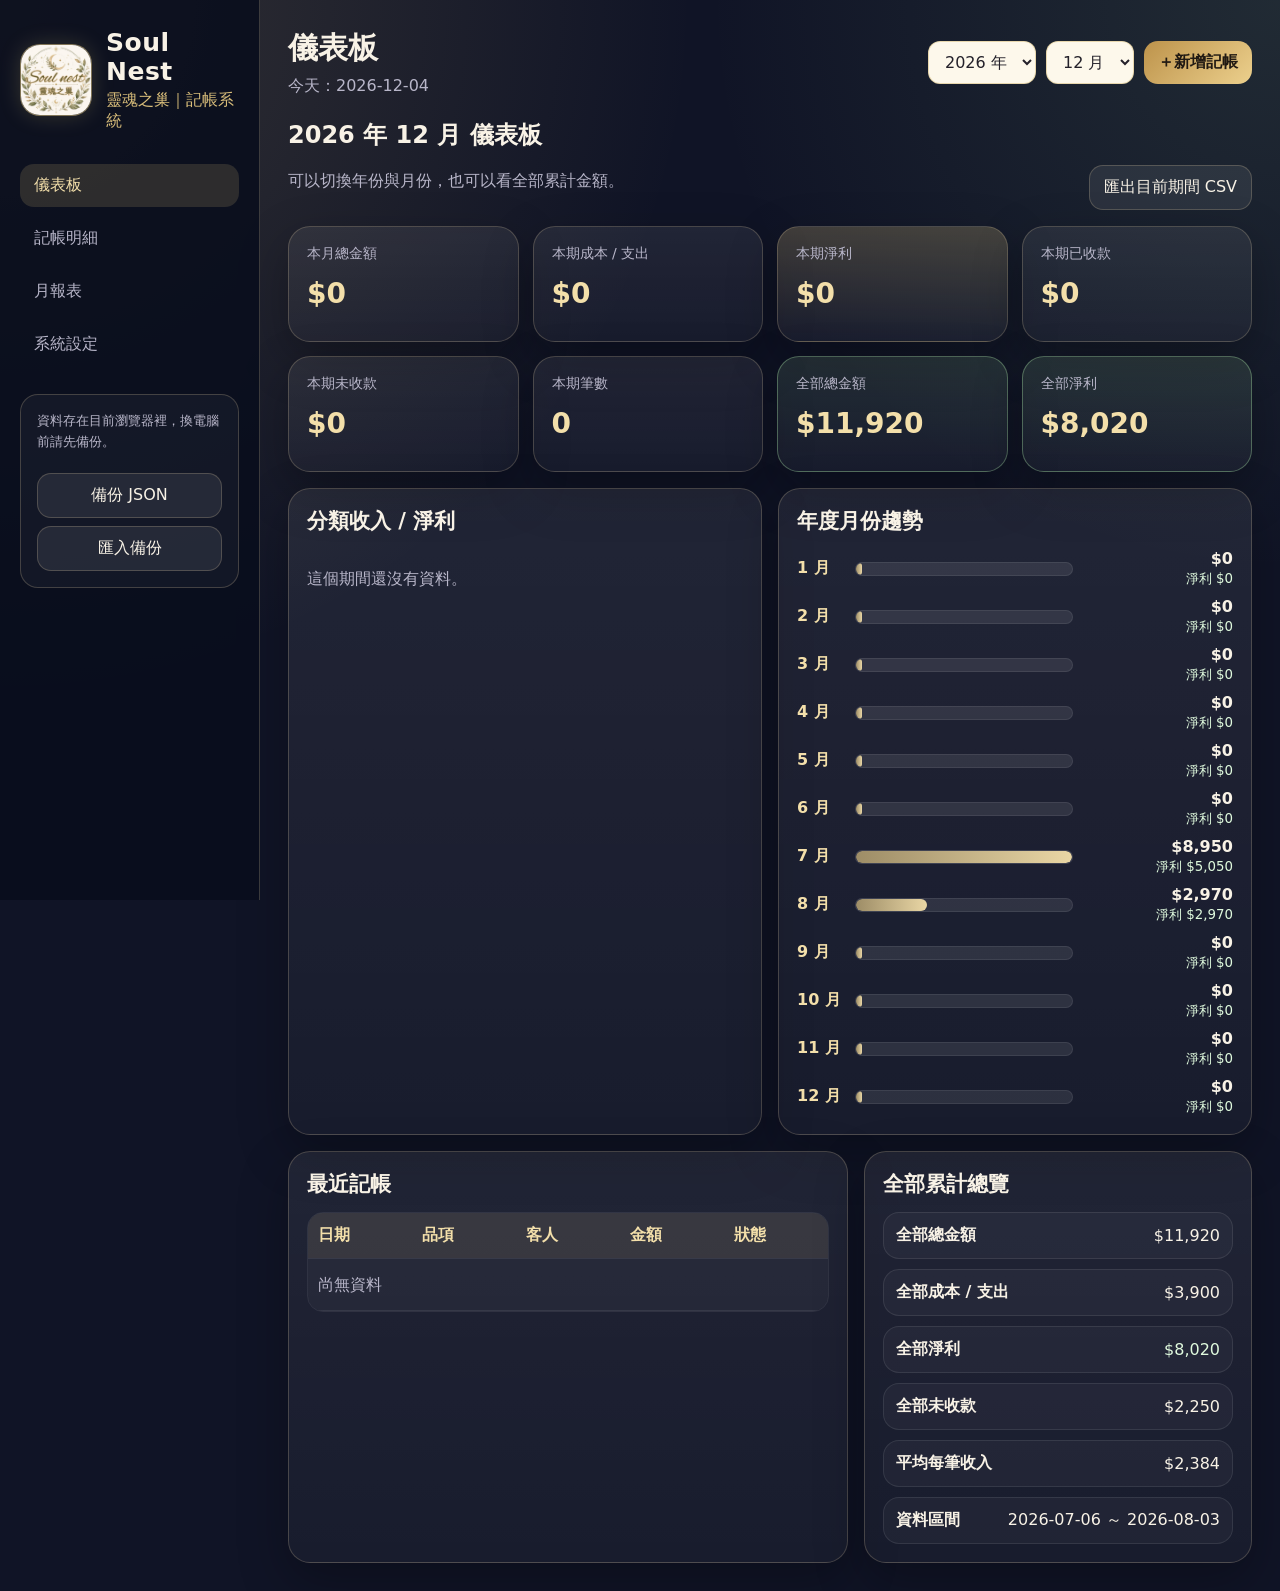
<file: Soul_Nest_GitHub_記帳系統_Logo版/soul-nest-bookkeeping/index.html>
<!doctype html>
<html lang="zh-Hant">
<head>
  <meta charset="utf-8" />
  <meta name="viewport" content="width=device-width, initial-scale=1" />
  <title>Soul Nest 記帳系統</title>
  <link rel="icon" type="image/jpeg" href="assets/logo.jpg" />
  <link rel="stylesheet" href="styles.css" />
</head>
<body>
  <div class="app-shell">
    <aside class="sidebar">
      <div class="brand">
        <img src="assets/logo.jpg" alt="Soul Nest Logo" class="brand-logo" />
        <div>
          <h1>Soul Nest</h1>
          <p>靈魂之巢｜記帳系統</p>
        </div>
      </div>
      <nav>
        <button class="nav-btn active" data-page="dashboard">儀表板</button>
        <button class="nav-btn" data-page="records">記帳明細</button>
        <button class="nav-btn" data-page="monthly">月報表</button>
        <button class="nav-btn" data-page="settings">系統設定</button>
      </nav>
      <div class="backup-box">
        <p>資料存在目前瀏覽器裡，換電腦前請先備份。</p>
        <button id="backupJsonBtn" class="soft-btn">備份 JSON</button>
        <label class="soft-btn file-btn">
          匯入備份
          <input id="importJsonInput" type="file" accept="application/json" hidden />
        </label>
      </div>
    </aside>

    <main>
      <header class="topbar">
        <div>
          <h2 id="pageTitle">儀表板</h2>
          <p id="todayText"></p>
        </div>
        <div class="top-actions">
          <select id="yearFilter" aria-label="選擇年份"></select>
          <select id="monthFilter" aria-label="選擇月份">
            <option value="all">全年</option>
          </select>
          <button id="newRecordTopBtn" class="primary-btn">＋新增記帳</button>
        </div>
      </header>

      <section id="dashboard" class="page active">
        <div class="dashboard-title">
          <div>
            <h3 id="periodTitle">本期儀表板</h3>
            <p class="muted">可以切換年份與月份，也可以看全部累計金額。</p>
          </div>
          <button id="exportCsvBtn" class="soft-btn">匯出目前期間 CSV</button>
        </div>

        <div class="cards dashboard-cards">
          <div class="card"><span id="periodRevenueLabel">本期總金額</span><strong id="sumRevenue">$0</strong></div>
          <div class="card"><span>本期成本 / 支出</span><strong id="sumCost">$0</strong></div>
          <div class="card highlight"><span>本期淨利</span><strong id="sumProfit">$0</strong></div>
          <div class="card"><span>本期已收款</span><strong id="sumPaid">$0</strong></div>
          <div class="card"><span>本期未收款</span><strong id="sumUnpaid">$0</strong></div>
          <div class="card"><span>本期筆數</span><strong id="sumCount">0</strong></div>
          <div class="card total-card"><span>全部總金額</span><strong id="allRevenue">$0</strong></div>
          <div class="card total-card"><span>全部淨利</span><strong id="allProfit">$0</strong></div>
        </div>

        <div class="grid-two">
          <div class="panel">
            <div class="panel-head">
              <h3>分類收入 / 淨利</h3>
            </div>
            <div id="categorySummary" class="summary-list"></div>
          </div>
          <div class="panel">
            <h3>年度月份趨勢</h3>
            <div id="trendSummary" class="trend-list"></div>
          </div>
        </div>

        <div class="grid-two top-gap">
          <div class="panel">
            <h3>最近記帳</h3>
            <div class="table-wrap mini">
              <table>
                <thead>
                  <tr><th>日期</th><th>品項</th><th>客人</th><th>金額</th><th>狀態</th></tr>
                </thead>
                <tbody id="recentRows"></tbody>
              </table>
            </div>
          </div>
          <div class="panel">
            <h3>全部累計總覽</h3>
            <div id="allTimeSummary" class="summary-list compact"></div>
          </div>
        </div>
      </section>

      <section id="records" class="page">
        <div class="panel">
          <div class="panel-head wrap">
            <h3>記帳明細</h3>
            <div class="filters">
              <input id="searchInput" type="search" placeholder="搜尋品項 / 客人 / 備註" />
              <select id="categoryFilter"></select>
              <select id="statusFilter">
                <option value="all">全部狀態</option>
                <option value="已收款">已收款</option>
                <option value="未收款">未收款</option>
              </select>
              <button id="printBtn" class="soft-btn">列印</button>
            </div>
          </div>
          <div class="table-wrap">
            <table class="records-table">
              <thead id="recordTableHead"></thead>
              <tbody id="recordRows"></tbody>
            </table>
          </div>
        </div>
      </section>

      <section id="monthly" class="page">
        <div class="panel">
          <h3>年度月報表</h3>
          <p class="muted">依上方選擇的年份統計，月份選「全年」或單月都不影響這張年度表。</p>
          <div class="table-wrap">
            <table>
              <thead>
                <tr>
                  <th>月份</th><th>收入</th><th>成本 / 支出</th><th>淨利</th><th>已收款</th><th>未收款</th><th>筆數</th>
                </tr>
              </thead>
              <tbody id="monthlyRows"></tbody>
            </table>
          </div>
        </div>
      </section>

      <section id="settings" class="page">
        <div class="panel">
          <div class="panel-head wrap">
            <h3>品項設定</h3>
            <button id="resetDemoBtn" class="danger-soft-btn">重置成範例資料</button>
          </div>
          <p class="muted">這裡可以設定常用服務的分類、單價與成本。新增記帳選到品項時會自動帶入。</p>
          <form id="itemForm" class="inline-form">
            <input id="itemNameInput" placeholder="品項名稱，例如：塔羅牌一題" required />
            <select id="itemCategoryInput" required></select>
            <input id="itemPriceInput" type="number" min="0" placeholder="單價" required />
            <input id="itemCostInput" type="number" min="0" placeholder="成本" value="0" required />
            <button class="primary-btn" type="submit">新增品項</button>
          </form>
          <div id="itemList" class="settings-list"></div>
        </div>

        <div class="panel top-gap">
          <div class="panel-head wrap">
            <div>
              <h3>欄位設定</h3>
              <p class="muted">可控制「記帳明細」要顯示哪些欄位，也可以改欄位名稱與調整順序。匯出 CSV 會依照目前顯示欄位輸出。</p>
            </div>
            <button id="resetColumnsBtn" class="soft-btn">恢復預設欄位</button>
          </div>
          <div class="column-settings-head">
            <span>顯示</span>
            <span>欄位名稱</span>
            <span>順序</span>
          </div>
          <div id="columnSettingsList" class="column-settings-list"></div>
        </div>
      </section>
    </main>
  </div>

  <dialog id="recordDialog">
    <form id="recordForm" method="dialog" class="modal-card">
      <div class="modal-head">
        <h3 id="recordModalTitle">新增記帳</h3>
        <button type="button" id="closeDialogBtn" class="icon-btn">×</button>
      </div>
      <input id="recordId" type="hidden" />
      <div class="form-grid">
        <label>日期<input id="dateInput" type="date" required /></label>
        <label>分類<select id="categoryInput" required></select></label>
        <label class="wide">品項<input id="itemInput" list="itemOptions" placeholder="輸入或選擇品項" required /></label>
        <datalist id="itemOptions"></datalist>
        <label>客人 / 來源<input id="customerInput" placeholder="例如：客人暱稱、IG、LINE" /></label>
        <label>付款狀態<select id="paymentStatusInput"><option>已收款</option><option>未收款</option></select></label>
        <label>付款方式<select id="paymentMethodInput"><option>轉帳</option><option>LINE Pay</option><option>現金</option><option>尚未付款</option><option>其他</option></select></label>
        <label>付款日期<input id="paidDateInput" type="date" /></label>
        <label>單價<input id="priceInput" type="number" min="0" step="1" required /></label>
        <label>數量<input id="qtyInput" type="number" min="1" step="1" value="1" required /></label>
        <label>成本 / 支出<input id="costInput" type="number" min="0" step="1" value="0" /></label>
        <label class="wide">備註<textarea id="noteInput" rows="3" placeholder="例如：加急、老師分潤、客製儀式材料等"></textarea></label>
      </div>
      <div class="modal-total">
        <span>總金額：<strong id="previewAmount">$0</strong></span>
        <span>預估淨利：<strong id="previewProfit">$0</strong></span>
      </div>
      <div class="modal-actions">
        <button type="button" id="deleteRecordBtn" class="danger-btn hidden">刪除</button>
        <button type="submit" class="primary-btn">儲存</button>
      </div>
    </form>
  </dialog>

  <script src="app.js"></script>
</body>
</html>
</file>
<file: Soul_Nest_GitHub_記帳系統_Logo版/soul-nest-bookkeeping/styles.css>
:root {
  --bg: #101426;
  --panel: #171d33;
  --panel-2: #202743;
  --line: rgba(234, 213, 169, .22);
  --gold: #d8bd7a;
  --gold-2: #f3dfaa;
  --text: #f8f2e6;
  --muted: #b8b6c9;
  --green: #9ccf9a;
  --red: #ff8f8f;
  --blue: #c7d9ee;
  --cream: #fff4d6;
  --shadow: 0 18px 50px rgba(0,0,0,.28);
  font-family: "Noto Sans TC", "Microsoft JhengHei", system-ui, sans-serif;
}
* { box-sizing: border-box; }
body {
  margin: 0;
  min-height: 100vh;
  background:
    radial-gradient(circle at top left, rgba(216,189,122,.18), transparent 34%),
    radial-gradient(circle at top right, rgba(156,207,154,.12), transparent 28%),
    var(--bg);
  color: var(--text);
}
button, input, select, textarea { font: inherit; }
button { cursor: pointer; }
.app-shell { display: flex; min-height: 100vh; }
.sidebar {
  width: 260px;
  padding: 28px 20px;
  background: rgba(9, 13, 29, .86);
  border-right: 1px solid var(--line);
  position: sticky;
  top: 0;
  height: 100vh;
}
.brand { display: flex; gap: 14px; align-items: center; margin-bottom: 32px; }
.brand-logo {
  width: 72px; height: 72px; object-fit: cover; border-radius: 20px;
  border: 1px solid rgba(216,189,122,.55); background: rgba(255,255,255,.06);
  box-shadow: 0 0 22px rgba(216,189,122,.20); flex-shrink: 0;
}
.brand h1 { margin: 0; font-size: 25px; letter-spacing: .5px; }
.brand p { margin: 4px 0 0; color: var(--gold); }
nav { display: grid; gap: 10px; }
.nav-btn, .soft-btn, .primary-btn, .danger-btn, .danger-soft-btn, .icon-btn {
  border: 0; border-radius: 14px; padding: 11px 14px; color: var(--text);
}
.nav-btn {
  width: 100%; text-align: left; background: transparent; color: var(--muted);
}
.nav-btn.active, .nav-btn:hover { background: rgba(216,189,122,.16); color: var(--gold-2); }
.backup-box {
  margin-top: 28px; padding: 16px; background: rgba(255,255,255,.04);
  border: 1px solid var(--line); border-radius: 18px;
}
.backup-box p { margin: 0 0 12px; color: var(--muted); font-size: 13px; line-height: 1.6; }
.backup-box .soft-btn { width: 100%; margin-top: 8px; text-align: center; }
main { flex: 1; padding: 28px; max-width: 1480px; margin: 0 auto; width: 100%; }
.topbar { display: flex; justify-content: space-between; gap: 18px; align-items: center; margin-bottom: 22px; }
.topbar h2 { margin: 0; font-size: 30px; }
.topbar p { margin: 7px 0 0; color: var(--muted); }
.top-actions, .filters { display: flex; gap: 10px; align-items: center; flex-wrap: wrap; }
input, select, textarea {
  background: #fdf8eb;
  color: #24212a;
  border: 1px solid rgba(216,189,122,.55);
  border-radius: 12px;
  padding: 10px 12px;
  outline: none;
}
textarea { resize: vertical; }
.primary-btn { background: linear-gradient(135deg, #bd934b, #ecd08d); color: #211a13; font-weight: 700; }
.soft-btn { background: rgba(255,255,255,.08); border: 1px solid var(--line); }
.danger-btn { background: #7f2c39; }
.danger-soft-btn { background: rgba(255, 143, 143, .12); color: #ffd3d3; border: 1px solid rgba(255,143,143,.28); }
.icon-btn { background: transparent; color: var(--muted); font-size: 26px; padding: 0 4px; }
.file-btn { display: inline-block; }
.page { display: none; }
.page.active { display: block; }
.cards {
  display: grid; grid-template-columns: repeat(4, minmax(170px, 1fr)); gap: 14px; margin-bottom: 16px;
}
.card, .panel {
  background: linear-gradient(180deg, rgba(255,255,255,.075), rgba(255,255,255,.035));
  border: 1px solid var(--line);
  border-radius: 22px;
  box-shadow: var(--shadow);
}
.card { padding: 18px; min-height: 116px; }
.card span { display: block; color: var(--muted); font-size: 14px; margin-bottom: 14px; }
.card strong { font-size: 28px; color: var(--gold-2); }
.card.highlight { background: linear-gradient(180deg, rgba(216,189,122,.24), rgba(255,255,255,.04)); }
.card.total-card { border-color: rgba(156,207,154,.4); background: linear-gradient(180deg, rgba(156,207,154,.14), rgba(255,255,255,.035)); }
.grid-two { display: grid; grid-template-columns: 1fr 1fr; gap: 16px; }
.top-gap { margin-top: 16px; }
.dashboard-title { display: flex; justify-content: space-between; align-items: flex-end; gap: 14px; margin: 0 0 16px; }
.dashboard-title h3 { margin: 0 0 6px; font-size: 24px; }
.panel { padding: 18px; }
.panel h3 { margin: 0 0 14px; font-size: 21px; }
.panel-head { display: flex; justify-content: space-between; align-items: center; gap: 12px; margin-bottom: 14px; }
.panel-head h3 { margin: 0; }
.panel-head.wrap { flex-wrap: wrap; }
.table-wrap { overflow: auto; border-radius: 16px; border: 1px solid rgba(255,255,255,.08); }
table { width: 100%; border-collapse: collapse; min-width: 900px; background: rgba(255,255,255,.03); }
th, td { padding: 12px 10px; border-bottom: 1px solid rgba(255,255,255,.08); text-align: left; white-space: nowrap; }
th { color: var(--gold-2); background: rgba(216,189,122,.10); position: sticky; top: 0; z-index: 1; }
td { color: #fffaf0; }
tr:hover td { background: rgba(255,255,255,.035); }
.table-wrap.mini table { min-width: 520px; }
.badge { display: inline-flex; border-radius: 999px; padding: 5px 9px; font-size: 13px; border: 1px solid rgba(255,255,255,.16); }
.badge.paid { background: rgba(156,207,154,.15); color: #dff9dd; }
.badge.unpaid { background: rgba(255,143,143,.13); color: #ffd4d4; }
.summary-list { display: grid; gap: 10px; }
.summary-item { display: grid; grid-template-columns: 1fr auto; gap: 8px; align-items: center; padding: 12px; border: 1px solid rgba(255,255,255,.09); border-radius: 16px; background: rgba(255,255,255,.035); }
.summary-number { text-align: right; }
.summary-list.compact .summary-item { grid-template-columns: 1fr auto; }
.summary-item small { color: var(--muted); display: block; margin-top: 4px; }

.trend-list { display: grid; gap: 9px; }
.trend-row { display: grid; grid-template-columns: 48px 1fr 150px; gap: 10px; align-items: center; }
.trend-label { color: var(--gold-2); font-weight: 700; }
.trend-bar-wrap { height: 14px; overflow: hidden; border-radius: 999px; background: rgba(255,255,255,.09); border: 1px solid rgba(255,255,255,.08); }
.trend-bar { height: 100%; border-radius: 999px; background: linear-gradient(90deg, rgba(216,189,122,.65), rgba(243,223,170,.95)); }
.trend-money { text-align: right; }
.trend-money small { display: block; margin-top: 2px; }

.row-actions { display: flex; gap: 8px; justify-content: flex-end; }
.tiny-btn { border: 0; border-radius: 10px; padding: 7px 9px; background: rgba(255,255,255,.09); color: var(--text); }
.inline-form { display: grid; grid-template-columns: 1.5fr 1fr 110px 110px auto; gap: 10px; margin: 16px 0; }
.settings-list { display: grid; gap: 10px; }
.setting-item { display: grid; grid-template-columns: 1fr auto auto auto; gap: 10px; align-items: center; padding: 12px; border: 1px solid rgba(255,255,255,.09); border-radius: 16px; background: rgba(255,255,255,.035); }
.muted { color: var(--muted); line-height: 1.7; }
dialog { border: 0; padding: 0; background: transparent; width: min(820px, calc(100vw - 24px)); color: var(--text); }
dialog::backdrop { background: rgba(0,0,0,.62); backdrop-filter: blur(4px); }
.modal-card { background: var(--panel); border: 1px solid var(--line); border-radius: 24px; padding: 22px; box-shadow: var(--shadow); }
.modal-head { display: flex; justify-content: space-between; align-items: center; margin-bottom: 14px; }
.modal-head h3 { margin: 0; font-size: 24px; }
.form-grid { display: grid; grid-template-columns: repeat(3, 1fr); gap: 12px; }
.form-grid label { display: grid; gap: 7px; color: var(--gold-2); font-size: 14px; }
.form-grid .wide { grid-column: span 3; }
.form-grid input, .form-grid select, .form-grid textarea { width: 100%; }
.modal-total { display: flex; justify-content: flex-end; gap: 18px; padding: 14px 0; color: var(--muted); }
.modal-total strong { color: var(--gold-2); }
.modal-actions { display: flex; justify-content: space-between; align-items: center; }
.hidden { display: none !important; }
.profit-pos { color: #dff9dd; }
.profit-neg { color: #ffd4d4; }
@media (max-width: 1100px) {
  .cards { grid-template-columns: repeat(2, 1fr); }
  .grid-two { grid-template-columns: 1fr; }
}
@media (max-width: 820px) {
  .app-shell { display: block; }
  .sidebar { position: static; width: 100%; height: auto; }
  nav { grid-template-columns: repeat(2, 1fr); }
  main { padding: 18px; }
  .topbar { align-items: stretch; flex-direction: column; }
  .cards { grid-template-columns: repeat(2, 1fr); }
  .dashboard-title { align-items: stretch; flex-direction: column; }
  .trend-row { grid-template-columns: 42px 1fr; }
  .trend-money { grid-column: 2; text-align: left; }
  .inline-form { grid-template-columns: 1fr; }
  .form-grid { grid-template-columns: 1fr; }
  .form-grid .wide { grid-column: span 1; }
  .modal-total { flex-direction: column; gap: 6px; align-items: flex-end; }
}
@media (max-width: 540px) {
  .cards { grid-template-columns: 1fr; }
  .top-actions > *, .filters > * { width: 100%; }
}
@media print {
  .sidebar, .top-actions, .filters, .row-actions, dialog { display: none !important; }
  body { background: white; color: black; }
  main { padding: 0; }
  .panel, .card { box-shadow: none; border: 1px solid #ccc; color: black; background: white; }
  th, td { color: black; border-bottom: 1px solid #ddd; }
}

.column-settings-head,
.column-setting-item {
  display: grid;
  grid-template-columns: 90px minmax(180px, 1fr) 150px;
  gap: 12px;
  align-items: center;
}
.column-settings-head {
  margin: 14px 0 8px;
  color: var(--gold);
  font-size: 13px;
  font-weight: 700;
  padding: 0 4px;
}
.column-settings-list { display: grid; gap: 10px; }
.column-setting-item {
  background: rgba(255,255,255,.045);
  border: 1px solid var(--line);
  border-radius: 14px;
  padding: 10px;
}
.check-line { display: flex; gap: 8px; align-items: center; color: var(--text); }
.column-setting-item input[type="text"] {
  width: 100%;
  border: 1px solid var(--line);
  border-radius: 12px;
  background: rgba(255,255,255,.08);
  color: var(--text);
  padding: 10px 12px;
}
.column-buttons { display: flex; gap: 6px; justify-content: flex-end; }
.column-buttons .tiny-btn:disabled { opacity: .35; cursor: not-allowed; }
@media (max-width: 720px) {
  .column-settings-head { display: none; }
  .column-setting-item { grid-template-columns: 1fr; }
  .column-buttons { justify-content: flex-start; }
}

@media (max-width: 820px) {
  .brand-logo { width: 64px; height: 64px; }
}
</file>
